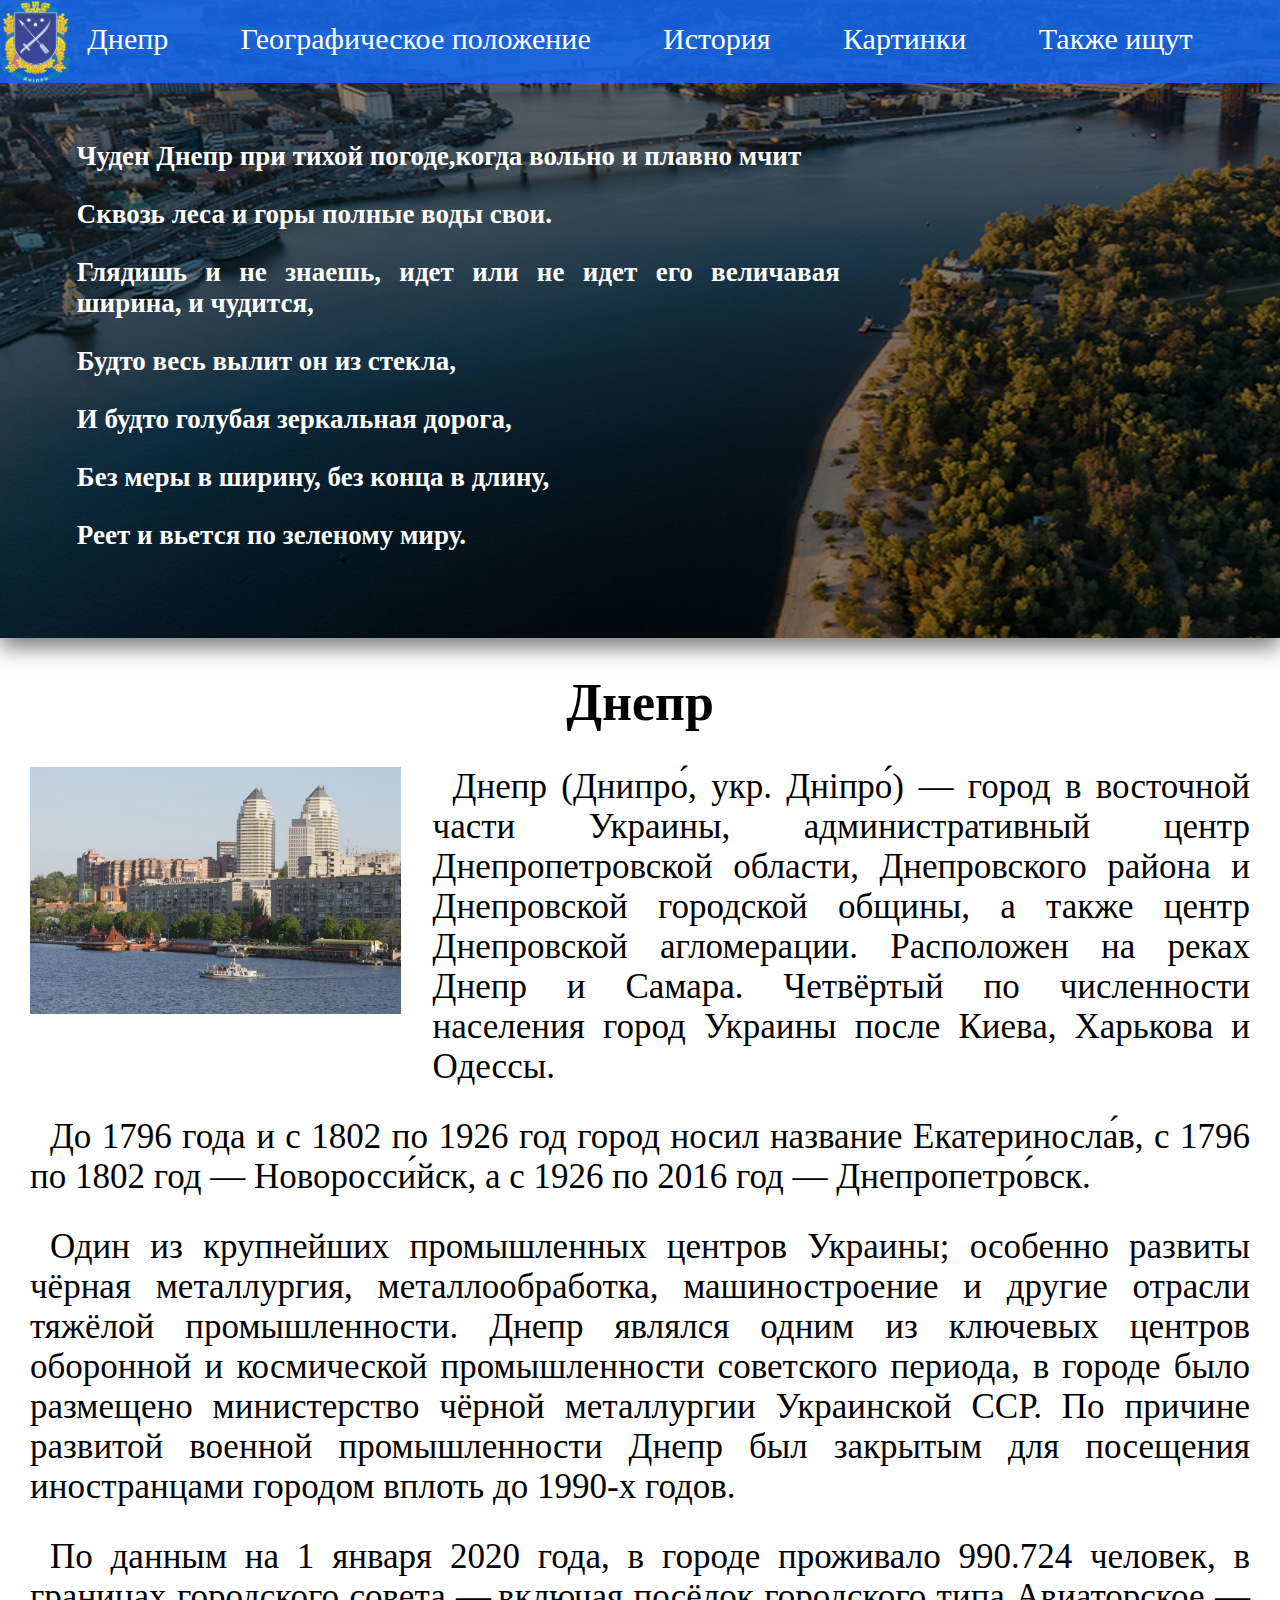
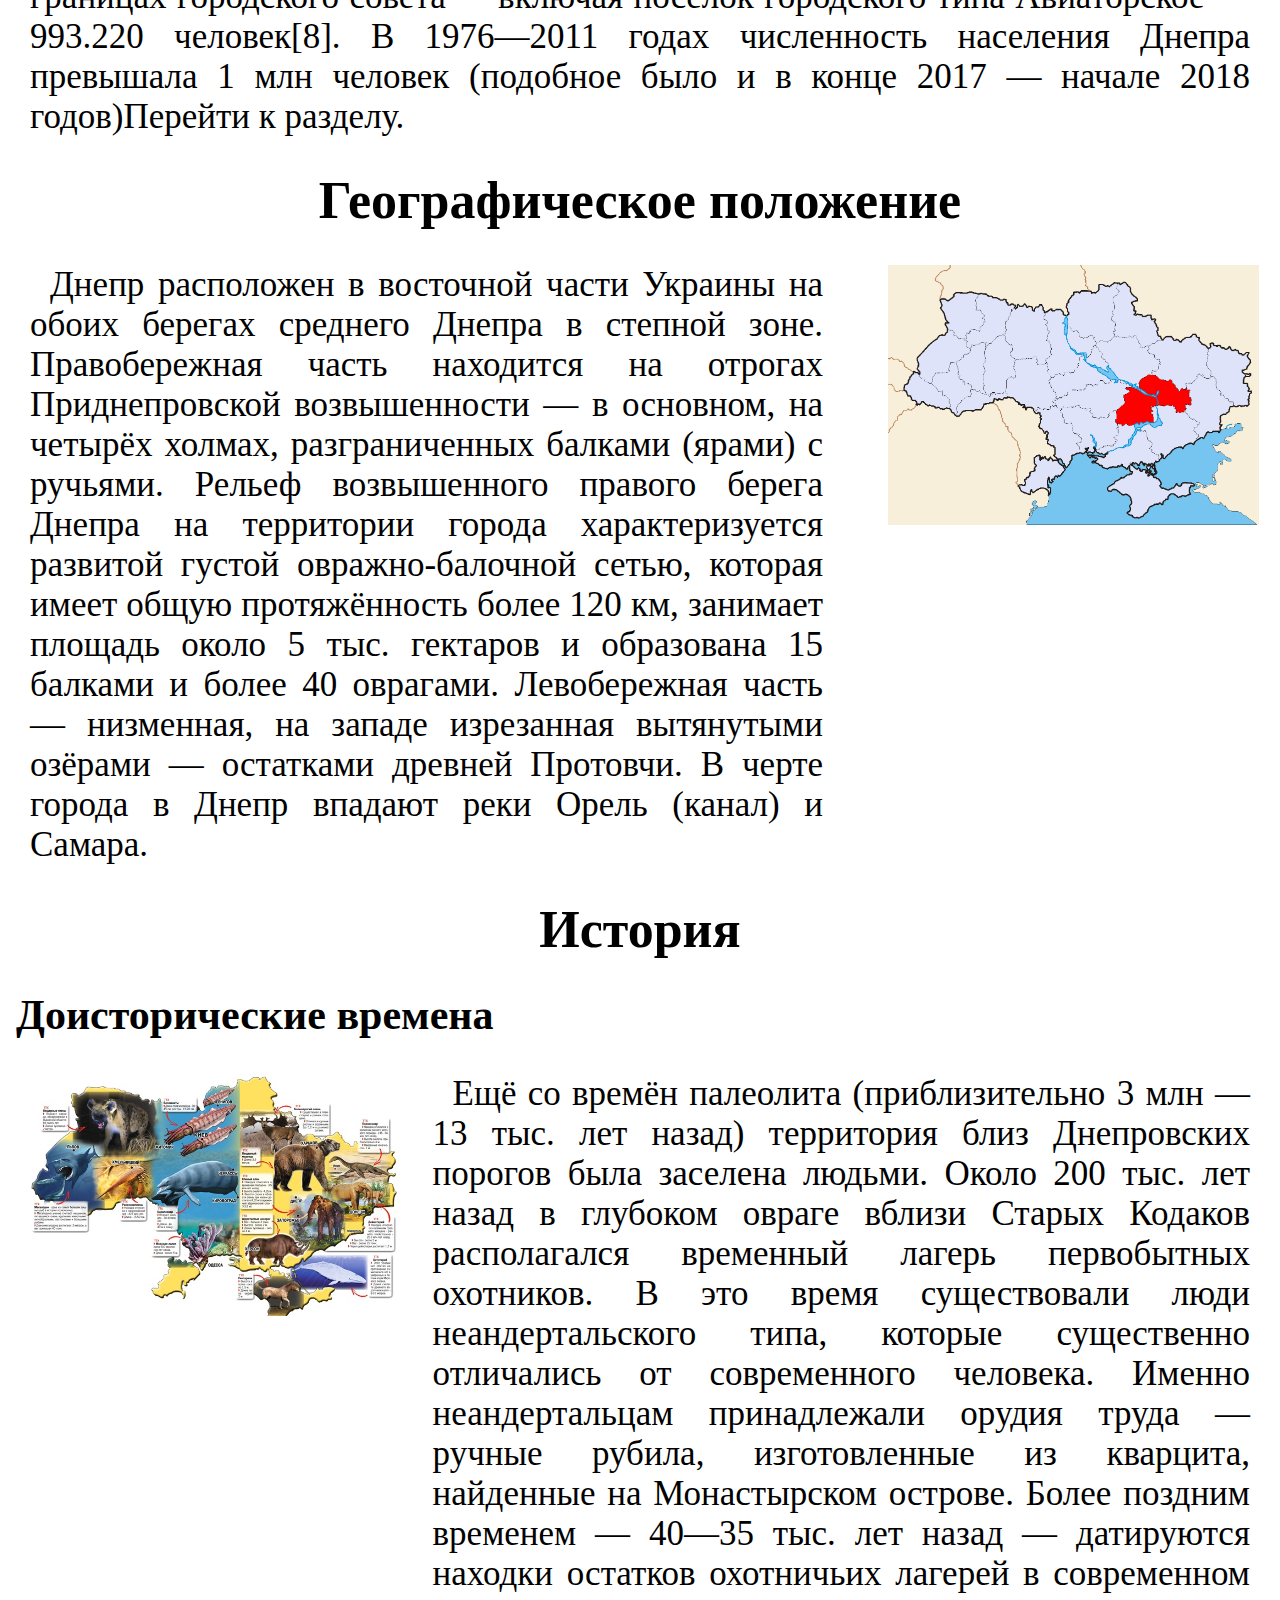
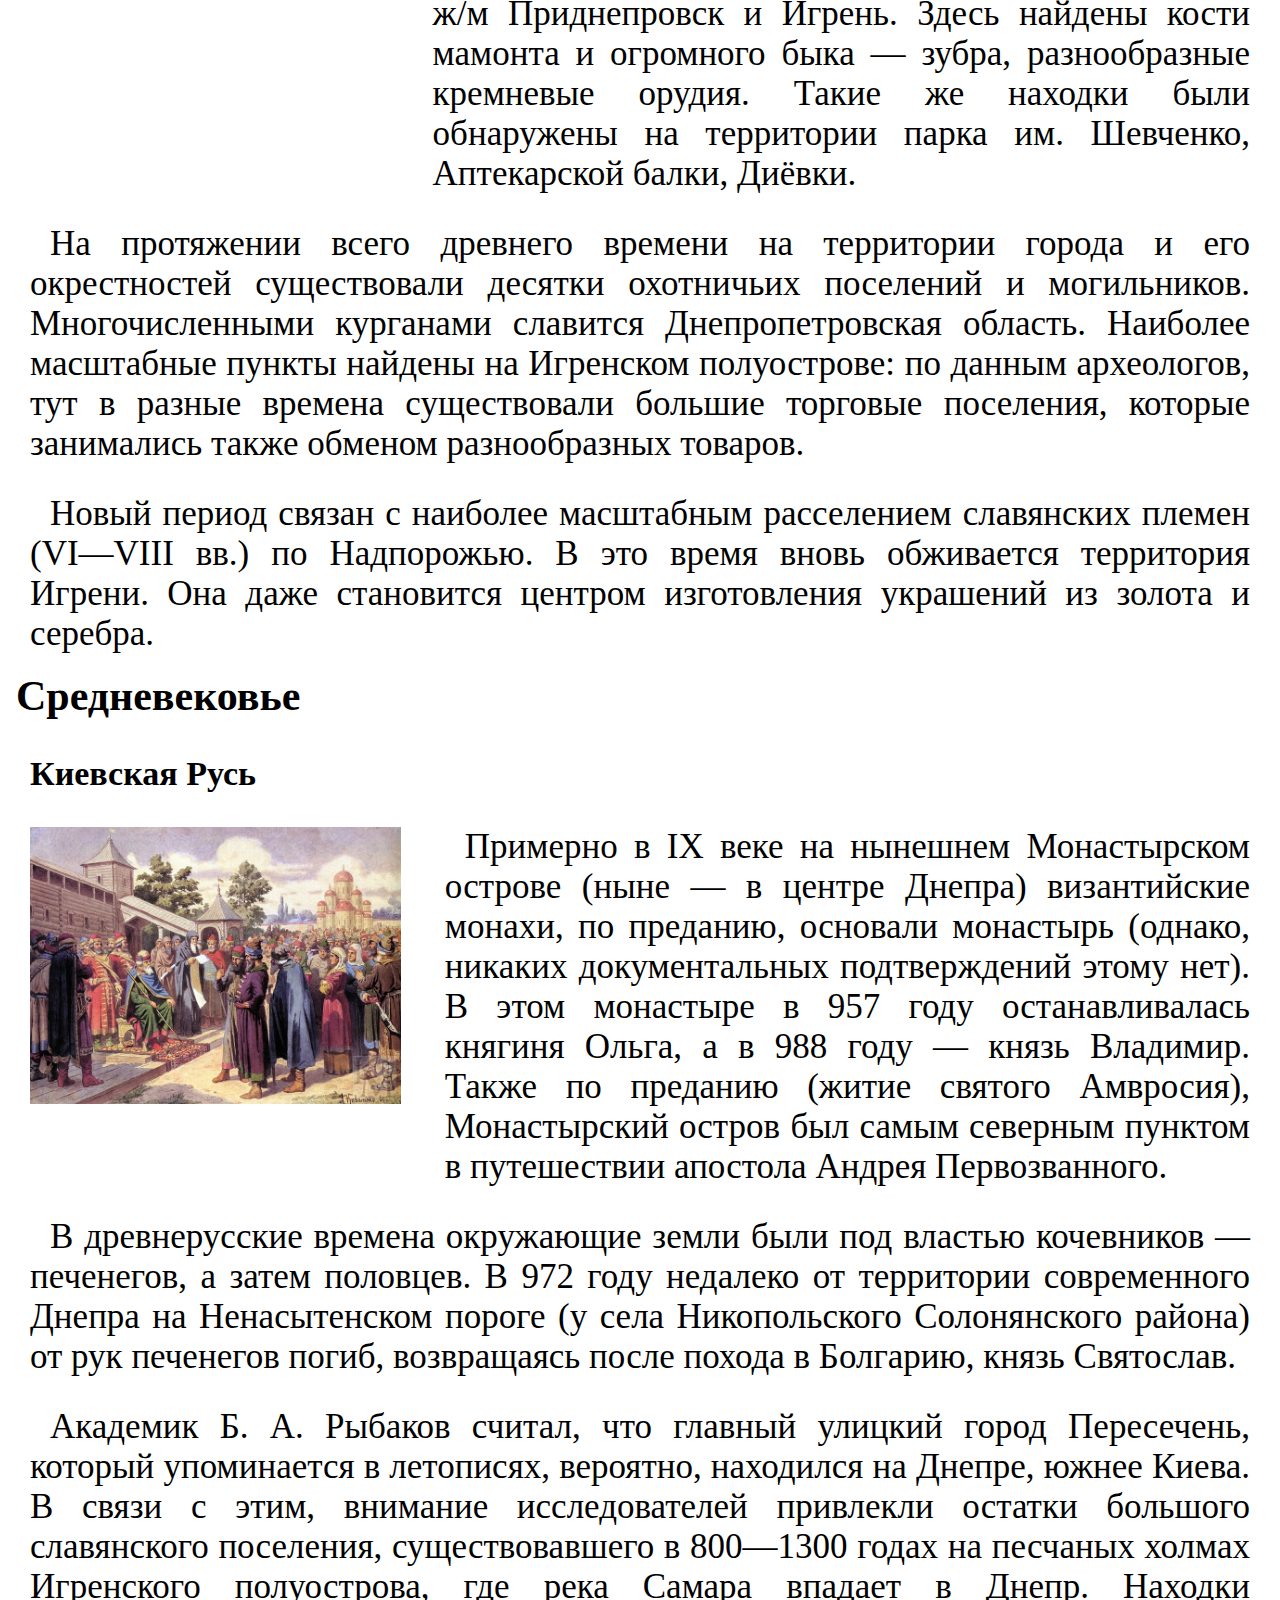
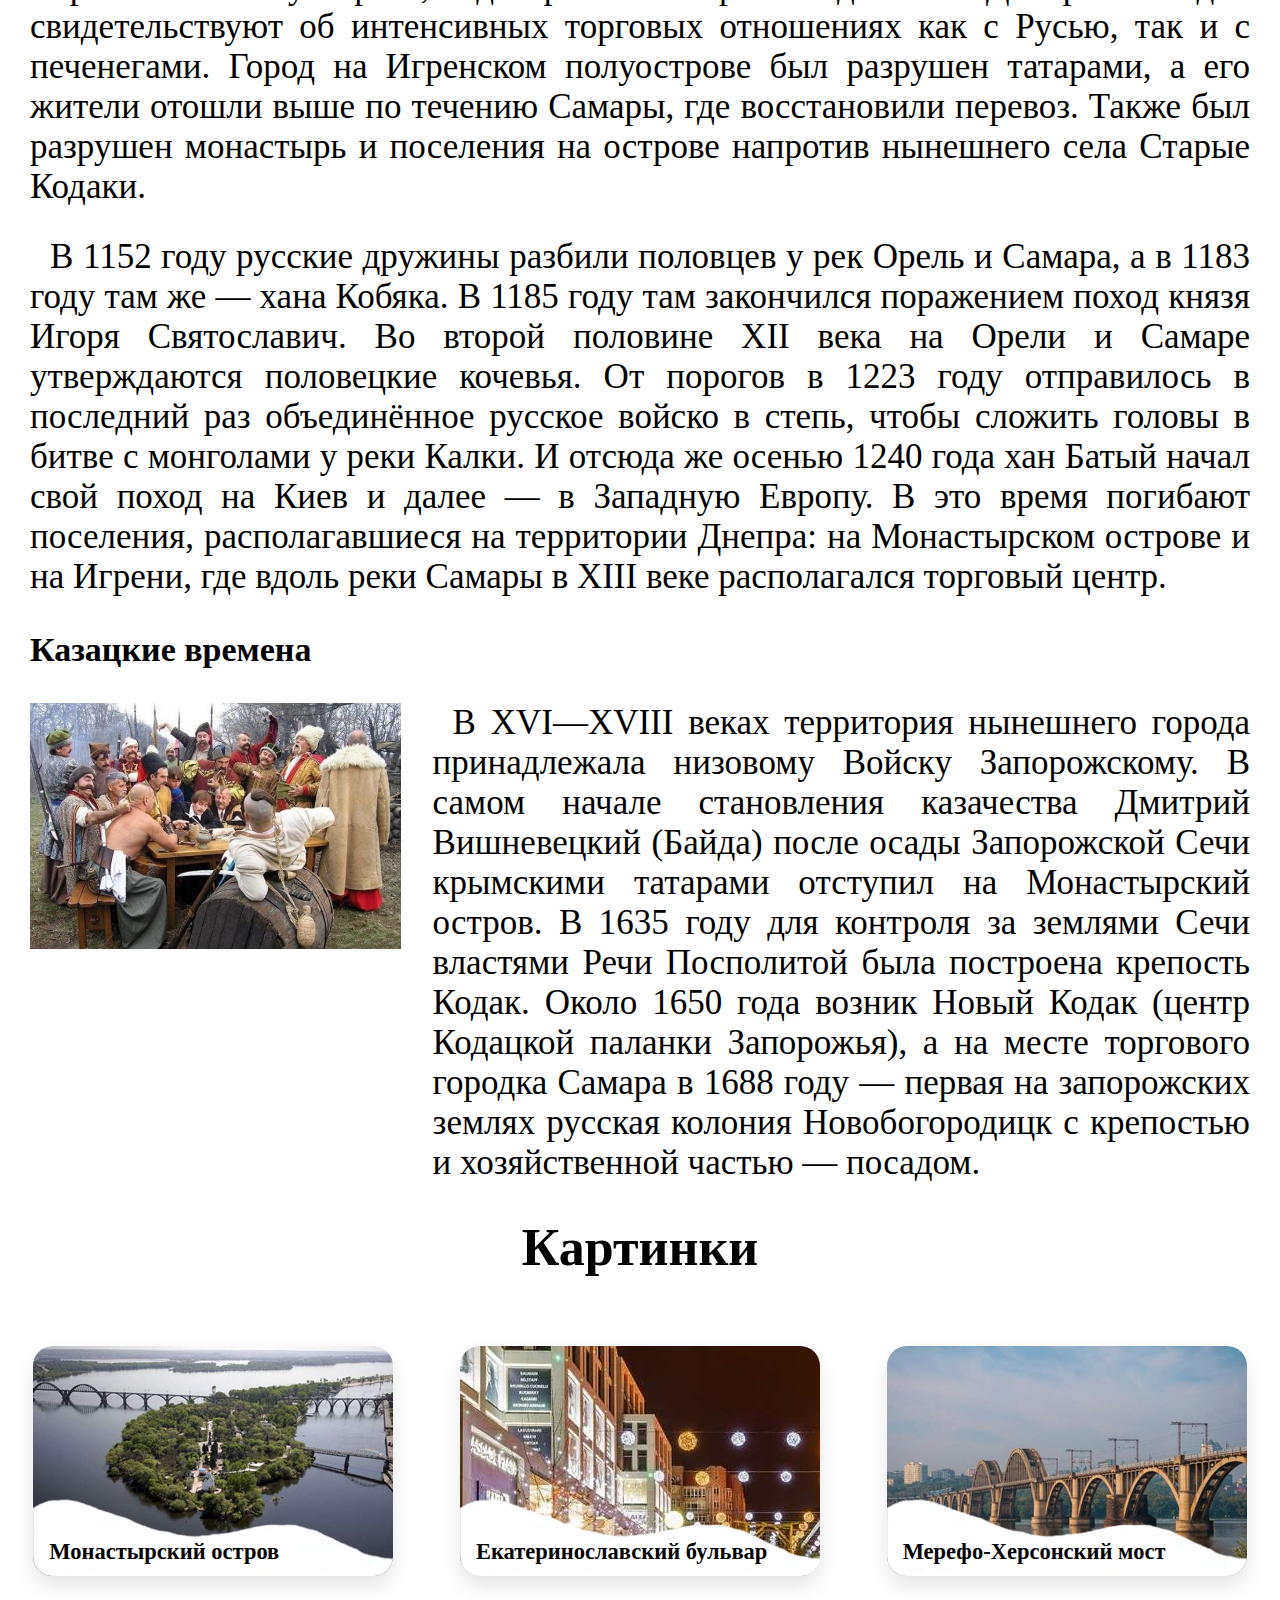
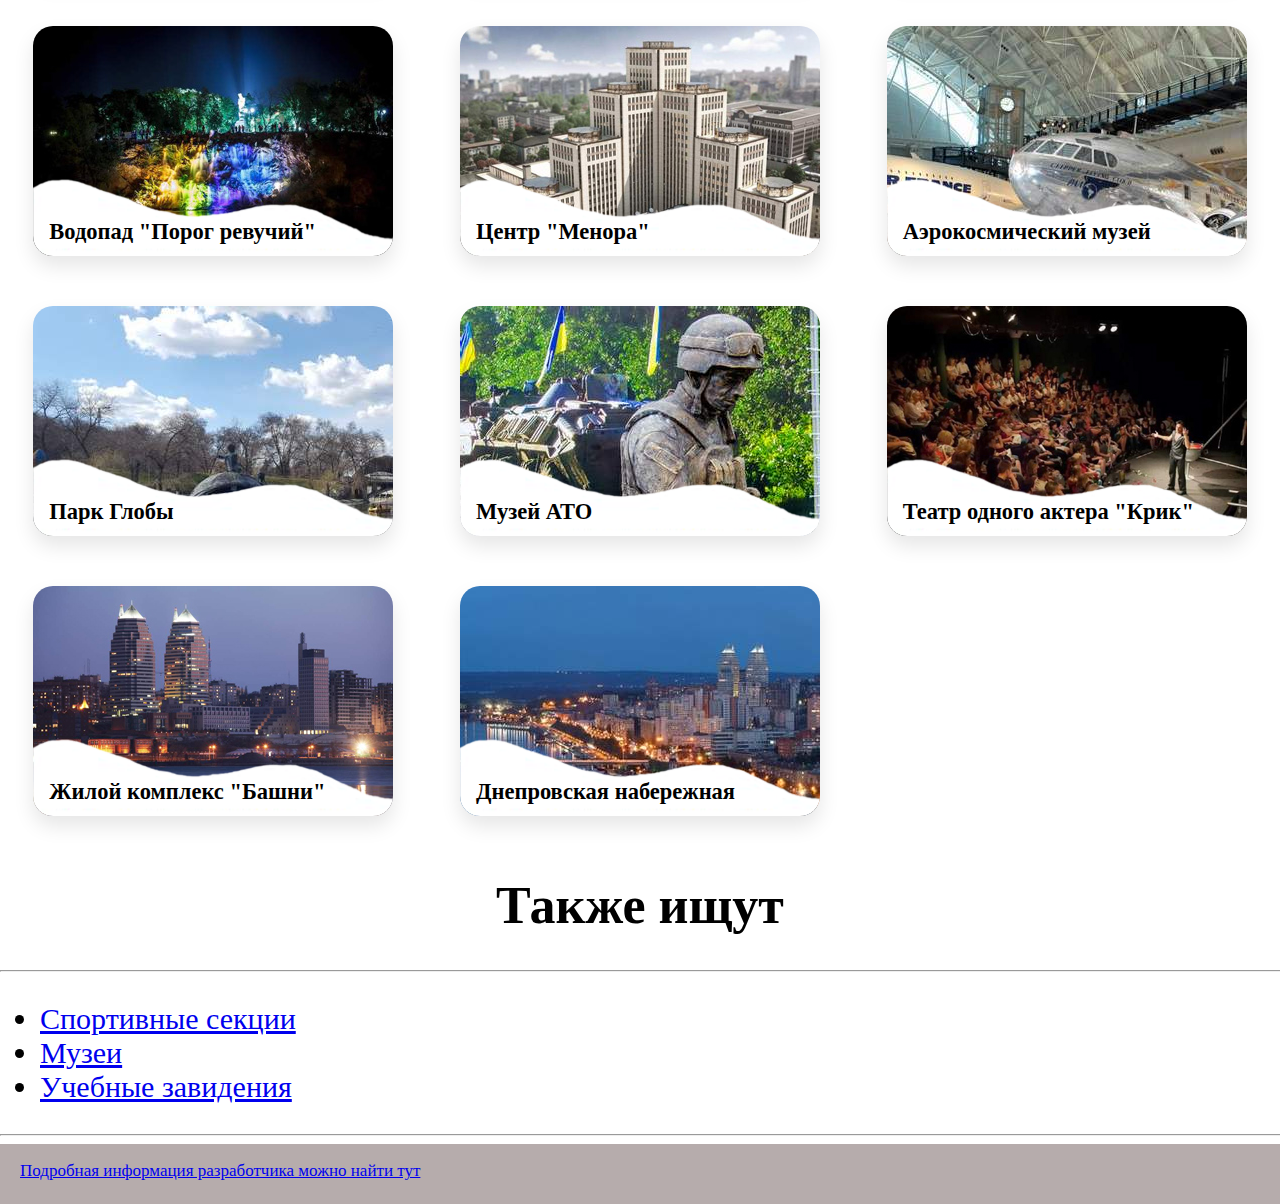
<file: index.html>
<html lang="en">

<head>
    <meta charset="UTF-8">
    <meta name="viewport"
          content="width=device-width, user-scalable=no, initial-scale=1.0, maximum-scale=1.0, minimum-scale=1.0">
    <meta http-equiv="X-UA-Compatible" content="ie=edge">
    <title>Днепр</title>
    <link rel="stylesheet" href="./style3h.css" type="text/css" />
</head>

<body>
    <header>
        <div class="menu">
            <div class="text1">
                <p id='textp'><a href="#dnepr" class="a1">Днепр</a></p>
                <p id='textp1'><a href="#Geografia" class="a1">Географическое положение</a></p>
                <p id='textp'><a href="#histori" class="a1">История</a></p>
                <p id='textp'><a href="#picture" class="a1">Картинки</a></p>
                <p id='textp3'><a href="#tacge" class="a1">Также ищут</a></p>
            </div>
            <img src="./img/Big_Gerb_fin.png" class="img1">
        </div>
        <section>
            <div class="text">
                <p>Чуден Днепр при тихой погоде,когда вольно и плавно мчит</p>
                <p>Сквозь леса и горы полные воды свои.</p>
                <p>Глядишь и не знаешь, идет или не идет его величавая ширина, и чудится,</p>
                <p>Будто весь вылит он из стекла,</p>
                <p>И будто голубая зеркальная дорога,</p>
                <p>Без меры в ширину, без конца в длину,</p>
                <p>Реет и вьется по зеленому миру.</p>
            </div>
        </section>
    </header>
    <main>
        <div name='dnepr'>
            <h1>Днепр</h1>
            <div class="boxx">
                <img src="./img/dnepropetrovsk.jpg" class="img2">
                <div class="p1">Днепр (Днипро́, укр. Дніпро́) — город в восточной части Украины, административный центр Днепропетровской области, Днепровского района и Днепровской городской общины, а также центр Днепровской агломерации. Расположен на реках Днепр и Самара.
                    Четвёртый по численности населения город Украины после Киева, Харькова и Одессы.</div>
                <div>До 1796 года и с 1802 по 1926 год город носил название Екатериносла́в, с 1796 по 1802 год — Новоросси́йск, а с 1926 по 2016 год — Днепропетро́вск.</div>
                <div>Один из крупнейших промышленных центров Украины; особенно развиты чёрная металлургия, металлообработка, машиностроение и другие отрасли тяжёлой промышленности. Днепр являлся одним из ключевых центров оборонной и космической промышленности
                    советского периода, в городе было размещено министерство чёрной металлургии Украинской ССР. По причине развитой военной промышленности Днепр был закрытым для посещения иностранцами городом вплоть до 1990-х годов.</div>
                <div>По данным на 1 января 2020 года, в городе проживало 990.724 человек, в границах городского совета — включая посёлок городского типа Авиаторское — 993.220 человек[8]. В 1976—2011 годах численность населения Днепра превышала 1 млн человек
                    (подобное было и в конце 2017 — начале 2018 годов)Перейти к разделу.</div>
            </div>
        </div>
        <div name='Geografia' class="a2">
            <h1>Географическое положение</h1>
            <div class="boxx">
                <img src="./img/Map_of_Ukraine_political_simple_Oblast_Dnipropetrowsk.png" class="img3">
                <div class="p5">Днепр расположен в восточной части Украины на обоих берегах среднего Днепра в степной зоне. Правобережная часть находится на отрогах Приднепровской возвышенности — в основном, на четырёх холмах, разграниченных балками (ярами) с ручьями.
                    Рельеф возвышенного правого берега Днепра на территории города характеризуется развитой густой овражно-балочной сетью, которая имеет общую протяжённость более 120 км, занимает площадь около 5 тыс. гектаров и образована 15 балками и
                    более 40 оврагами. Левобережная часть — низменная, на западе изрезанная вытянутыми озёрами — остатками древней Протовчи. В черте города в Днепр впадают реки Орель (канал) и Самара.</div>
            </div>
        </div>
        <a name='histori'>
            <h1>История</h1>
            <h2 class="b">Доисторические времена</h2>
            <div class="boxs">
                <img src="./img/24234133 (1).jpg" class="img2b">
                <div class="p6">Ещё со времён палеолита (приблизительно 3 млн — 13 тыс. лет назад) территория близ Днепровских порогов была заселена людьми. Около 200 тыс. лет назад в глубоком овраге вблизи Старых Кодаков располагался временный лагерь первобытных охотников.
                    В это время существовали люди неандертальского типа, которые существенно отличались от современного человека. Именно неандертальцам принадлежали орудия труда — ручные рубила, изготовленные из кварцита, найденные на Монастырском острове.
                    Более поздним временем — 40—35 тыс. лет назад — датируются находки остатков охотничьих лагерей в современном ж/м Приднепровск и Игрень. Здесь найдены кости мамонта и огромного быка — зубра, разнообразные кремневые орудия. Такие же
                    находки были обнаружены на территории парка им. Шевченко, Аптекарской балки, Диёвки.</div>
                <div>На протяжении всего древнего времени на территории города и его окрестностей существовали десятки охотничьих поселений и могильников. Многочисленными курганами славится Днепропетровская область. Наиболее масштабные пункты найдены на Игренском
                    полуострове: по данным археологов, тут в разные времена существовали большие торговые поселения, которые занимались также обменом разнообразных товаров.</div>
                <div>Новый период связан с наиболее масштабным расселением славянских племен (VІ—VІІІ вв.) по Надпорожью. В это время вновь обживается территория Игрени. Она даже становится центром изготовления украшений из золота и серебра.</div>
            </div>

            <h2 class="b1">Средневековье</h2>
            <h3>Киевская Русь</h3>
            <div class="boxn">
                <img src="./img/srednevekovyy_kiev_1.jpg" class="img2">
                <div class="p1">Примерно в IX веке на нынешнем Монастырском острове (ныне — в центре Днепра) византийские монахи, по преданию, основали монастырь (однако, никаких документальных подтверждений этому нет). В этом монастыре в 957 году останавливалась княгиня
                    Ольга, а в 988 году — князь Владимир. Также по преданию (житие святого Амвросия), Монастырский остров был самым северным пунктом в путешествии апостола Андрея Первозванного.</div>
                <div>В древнерусские времена окружающие земли были под властью кочевников — печенегов, а затем половцев. В 972 году недалеко от территории современного Днепра на Ненасытенском пороге (у села Никопольского Солонянского района) от рук печенегов
                    погиб, возвращаясь после похода в Болгарию, князь Святослав.</div>
                <div>Академик Б. А. Рыбаков считал, что главный улицкий город Пересечень, который упоминается в летописях, вероятно, находился на Днепре, южнее Киева. В связи с этим, внимание исследователей привлекли остатки большого славянского поселения,
                    существовавшего в 800—1300 годах на песчаных холмах Игренского полуострова, где река Самара впадает в Днепр. Находки свидетельствуют об интенсивных торговых отношениях как с Русью, так и с печенегами. Город на Игренском полуострове
                    был разрушен татарами, а его жители отошли выше по течению Самары, где восстановили перевоз. Также был разрушен монастырь и поселения на острове напротив нынешнего села Старые Кодаки.</div>
                <div>В 1152 году русские дружины разбили половцев у рек Орель и Самара, а в 1183 году там же — хана Кобяка. В 1185 году там закончился поражением поход князя Игоря Святославич. Во второй половине XII века на Орели и Самаре утверждаются половецкие
                    кочевья. От порогов в 1223 году отправилось в последний раз объединённое русское войско в степь, чтобы сложить головы в битве с монголами у реки Калки. И отсюда же осенью 1240 года хан Батый начал свой поход на Киев и далее — в Западную
                    Европу. В это время погибают поселения, располагавшиеся на территории Днепра: на Монастырском острове и на Игрени, где вдоль реки Самары в XIII веке располагался торговый центр.</div>
            </div>
            <h3>Казацкие времена</h3>
            <div class="boxx">
                <img src="./img/3259a97cda4228c5c8d8b21298673bf8.jpg" class="img2a">
                <div class="p6">В XVI—ХVIII веках территория нынешнего города принадлежала низовому Войску Запорожскому. В самом начале становления казачества Дмитрий Вишневецкий (Байда) после осады Запорожской Сечи крымскими татарами отступил на Монастырский остров.
                    В 1635 году для контроля за землями Сечи властями Речи Посполитой была построена крепость Кодак. Около 1650 года возник Новый Кодак (центр Кодацкой паланки Запорожья), а на месте торгового городка Самара в 1688 году — первая на запорожских
                    землях русская колония Новобогородицк с крепостью и хозяйственной частью — посадом.</div>
            </div>
        </a>
        <div name='picture'>
            <h1>Картинки</h1>
            <section>

                <div class="grid">
                    <div class="box">
                        <div class="images">
                            <br>
                            <h2>Монастырский остров</h2>
                            <p>Самая романтичная и таинственная достопримечательность Днепра – Монастырский остров. Это не просто большой парк или зона отдыха, это необычайная местность, овеянная мифами и легендами, интересная как для взрослых, так и для
                                детей.
                            </p><br><br>
                        </div>
                    </div>
                    <div class="box">
                        <div class="images">
                            <br>
                            <h2>Екатеринославский бульвар</h2>
                            <p>Екатеринославский бульвар в Днепре невозможно обойти стороной. Его открыли в 2004 году, и тогда он стал любимым местом отдыха горожан. Бульвар расположен в самом центре города и является пешеходной зоной. Он переполнен торговыми
                                центрами, кафе, ресторанами, бутиками.</p><br>
                        <br>
                            </div>
                    </div>
                    <div class="box">
                        <div class="images">
                            <br>
                            <h2>Мерефо-Херсонский мост</h2>
                            <p>С набережной открывается вид на один из уникальных памятников архитектуры – Мерефо-Херсонский мост. Его уникальность в том, что это единственный в Европе железнодорожный мост с криволинейной траекторией (то есть с поворотом).
                                Мост называют визитной карточкой Днепра.</p><br>
                        <br>
                            </div>
                    </div>
                    <div class="box">
                        <div class="images">
                            <br>
                            <h2>Водопад "Порог ревучий"</h2>
                            <p>На склонах Монастырского острова в 2013 году искусственно создали уникальную туристическую локацию – водопад "Порог ревучий". Он имеет 17 метров высоты и почти 20 ширины и спадает, переливаясь на солнце, отвесными скалами в
                                Днепр.
                            </p><br><br>
                        </div>
                    </div>
                    <div class="box">
                        <div class="images">
                            <br>
                            <h2>Центр "Менора"</h2>
                            <p>Центр "Менора" в Днепре – крупнейший в мире еврейский комплекс. Он состоит из семи башен, самая высокая из которых достигает 77 метров. Вместе они символизируют Храмовый семисвечник – символ народа израилева.</p><br>
                        <br><br>
                        </div>
                    </div>
                    <div class="box">
                        <div class="images">
                            <br>
                            <h2>Аэрокосмический музей</h2>
                            <p>Днепр уже давно называют космической столицей Украины. Поэтому, будучи в городе, обязательно посетите Национальный аэрокосмический музей (Национальный центр аэрокосмического образования молодежи имени Макарова).</p><br>
                       <br><br>
                        </div>
                    </div>
                    <div class="box">
                        <div class="images">
                            <br>
                            <h2>Парк Глобы</h2>
                            <p>Еще одно место уютного отдыха и прогулок в Днепре – парк имени Лазаря Глобы. Он является одним из старейших в городе, и жители приходят сюда, чтобы отдохнуть от быстрого темпа жизни города.</p><br>
                            <br><br>
                        </div>
                    </div>
                    <div class="box">
                        <div class="images">
                            <br>
                            <h2>Музей АТО</h2>
                            <p>Днепр расположен вблизи Донбасса, где пятый год идет российско-украинская война. Именно его госпитали чаще всего принимают на лечение раненых украинских военных. Днепр стал своеобразным блок-постом между Донбассом и остальными
                                регионами мирной Украины.
                            </p>
                            <br>
                            <br>
                        </div>
                    </div>
                    <div class="box">
                        <div class="images">
                            <br>
                            <h2>Театр одного актера "Крик"</h2>
                            <p>В нем актером и режиссером, сценаристом и гримером, художником и костюмером, музыкальным редактором и сценографом является один человек – заслуженный артист Украины, лауреат многочисленных премий Михаил Мельник.</p><br>
                        <br><br>
                        </div>
                    </div>
                    <div class="box">
                        <div class="images">
                            <br>
                            <h2>Жилой комплекс "Башни"</h2>
                            <p>30-этажные жилые башни-небоскребы в Днепре являются не только знаменитой застройкой, но и настоящей визитной карточкой мегаполиса. Башни-близнецы являются составной частью архитектурного ансамбля Крутогорный.</p><br>
                        <br><br>
                        </div>
                    </div>
                    <div class="box">
                        <div class="images">
                            <br>
                            <h2>Днепровская набережная</h2>
                            <p>Гордость Днепра – набережная одноименной реки. Она является самой длинной в Европе, ведь простирается почти на 30 километров. Набережную смело называют самым красивым местом Днепра.</p><br><br>
                        <br><br>
                        </div>
                    </div>
                </div>
            </section>

            </div>
        </div>
        <div name='tacge'>
            <h1>Также ищут</h1>
            <hr>
            <ul>
                <li><a href="./sport.html">Спортивные секции</a></li>
                <li><a href="./muzey.html">Музеи</a></li>
                <li><a href="./Univer.html">Учебные завидения</a></li>
            </ul>
            <hr>
        </div>
        <a href="./I me.html" class="a3">
            <p class="p9">Подробная информация разработчика можно найти тут</p>
        </a>
    </main>
<script src="Untitled-1.js"><script/>
</body>

</html>
</file>
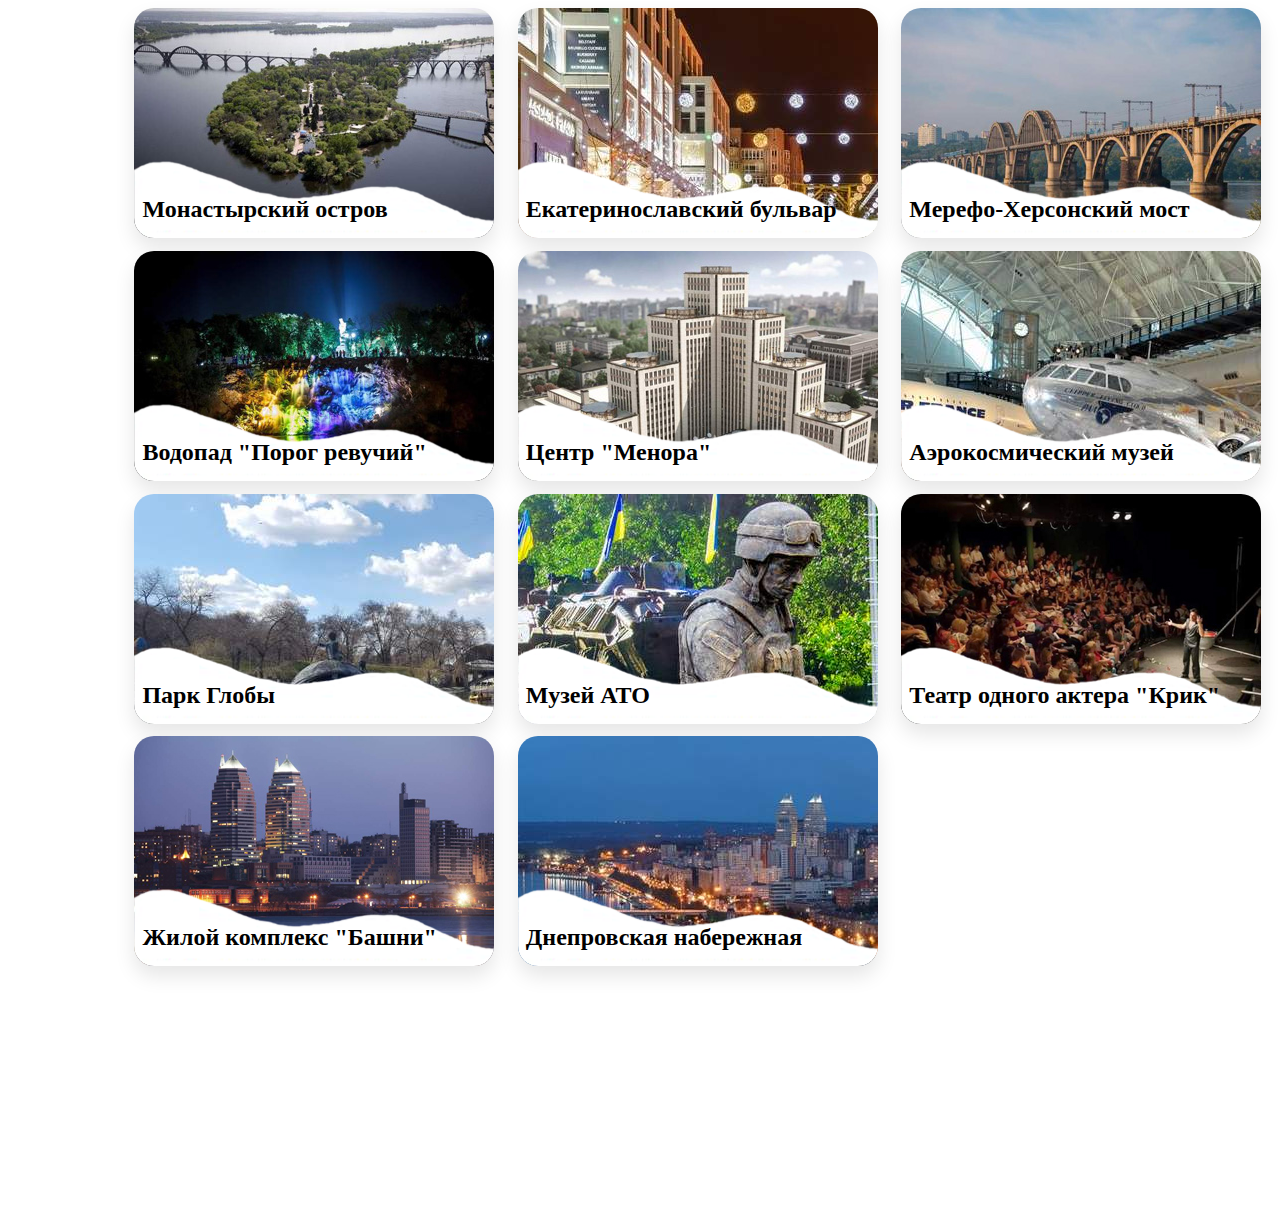
<file: grid.html>
<!doctype html>
<title>Example</title>
<style>
    #grid {
        display: grid;
        grid-template-rows: 1fr 1fr 1fr 1fr 1fr;
        grid-template-columns: 1fr 1fr 1fr;
        grid-gap: 1vw;
        margin-left: 10%;
    }
    
    #grid>.cartinca1 {
        width: 360px;
        height: 230px;
        background-image: url(./img/image.jpg);
        overflow-y: hidden;
        border-radius: 20px;
        box-shadow: 0 10px 20px 0 rgba(0, 0, 0, 0.10);
    }
    
    #grid>.cartinca2 {
        width: 360px;
        height: 230px;
        background-image: url(./img/image\ \(1\).jpg);
        overflow-y: hidden;
        border-radius: 20px;
        box-shadow: 0 10px 20px 0 rgba(0, 0, 0, 0.10);
    }
    
    #grid>.cartinca3 {
        width: 360px;
        height: 230px;
        background-image: url(./img/image\ \(2\).jpg);
        overflow-y: hidden;
        border-radius: 20px;
        box-shadow: 0 10px 20px 0 rgba(0, 0, 0, 0.10);
    }
    
    #grid>.cartinca4 {
        width: 360px;
        height: 230px;
        background-image: url(./img/image\ \(3\).jpg);
        overflow-y: hidden;
        border-radius: 20px;
        box-shadow: 0 10px 20px 0 rgba(0, 0, 0, 0.10);
    }
    
    #grid>.cartinca5 {
        width: 360px;
        height: 230px;
        background-image: url(./img/image\ \(4\).jpg);
        overflow-y: hidden;
        border-radius: 20px;
        box-shadow: 0 10px 20px 0 rgba(0, 0, 0, 0.10);
    }
    
    #grid>.cartinca6 {
        width: 360px;
        height: 230px;
        background-image: url(./img/image\ \(5\).jpg);
        overflow-y: hidden;
        border-radius: 20px;
        box-shadow: 0 10px 20px 0 rgba(0, 0, 0, 0.10);
    }
    
    #grid>.cartinca7 {
        width: 360px;
        height: 230px;
        background-image: url(./img/image\ \(6\).jpg);
        overflow-y: hidden;
        border-radius: 20px;
        box-shadow: 0 10px 20px 0 rgba(0, 0, 0, 0.10);
    }
    
    #grid>.cartinca8 {
        width: 360px;
        height: 230px;
        background-image: url(./img/image\ \(8\).jpg);
        overflow-y: hidden;
        border-radius: 20px;
        box-shadow: 0 10px 20px 0 rgba(0, 0, 0, 0.10);
    }
    
    #grid>.cartinca9 {
        width: 360px;
        height: 230px;
        background-image: url(./img/image\ \(9\).jpg);
        overflow-y: hidden;
        border-radius: 20px;
        box-shadow: 0 10px 20px 0 rgba(0, 0, 0, 0.10);
    }
    
    #grid>.cartinca10 {
        width: 360px;
        height: 230px;
        background-image: url(./img/image\ \(10\).jpg);
        overflow-y: hidden;
        border-radius: 20px;
        box-shadow: 0 10px 20px 0 rgba(0, 0, 0, 0.10);
    }
    
    #grid>.cartinca11 {
        width: 360px;
        height: 230px;
        background-image: url(./img/image\ \(11\).jpg);
        overflow-y: hidden;
        border-radius: 20px;
        box-shadow: 0 10px 20px 0 rgba(0, 0, 0, 0.10);
    }
    
    .fontext1 {
        height: fit-content;
        margin-top: 150px;
        background-image: url(./img/22.png);
        transition: all 2s ease;
        padding: 0px 8px;
    }
    
    .cartinca11:hover .fontext1 {
        margin-top: 30px;
    }
    
    .cartinca10:hover .fontext1 {
        margin-top: 30px;
    }
    
    .cartinca9:hover .fontext1 {
        margin-top: 30px;
    }
    
    .cartinca8:hover .fontext1 {
        margin-top: 30px;
    }
    
    .cartinca7:hover .fontext1 {
        margin-top: 30px;
    }
    
    .cartinca6:hover .fontext1 {
        margin-top: 30px;
    }
    
    .cartinca5:hover .fontext1 {
        margin-top: 30px;
    }
    
    .cartinca4:hover .fontext1 {
        margin-top: 30px;
    }
    
    .cartinca3:hover .fontext1 {
        margin-top: 30px;
    }
    
    .cartinca2:hover .fontext1 {
        margin-top: 30px;
    }
    
    .cartinca1:hover .fontext1 {
        margin-top: 30px;
    }
</style>
<div id="grid">
    <div class="cartinca1">
        <div class="fontext1">
            <br>
            <h2>Монастырский остров</h2>
            <p>Самая романтичная и таинственная достопримечательность Днепра – Монастырский остров. Это не просто большой парк или зона отдыха, это необычайная местность, овеянная мифами и легендами, интересная как для взрослых, так и для детей.</p>
        </div>
    </div>
    <div class="cartinca2">
        <div class="fontext1">
            <br>
            <h2>Екатеринославский бульвар</h2>
            <p>Екатеринославский бульвар в Днепре невозможно обойти стороной. Его открыли в 2004 году, и тогда он стал любимым местом отдыха горожан. Бульвар расположен в самом центре города и является пешеходной зоной. Он переполнен торговыми центрами,
                кафе, ресторанами, бутиками.</p>
        </div>
    </div>
    <div class="cartinca3">
        <div class="fontext1">
            <br>
            <h2>Мерефо-Херсонский мост</h2>
            <p>С набережной открывается вид на один из уникальных памятников архитектуры – Мерефо-Херсонский мост. Его уникальность в том, что это единственный в Европе железнодорожный мост с криволинейной траекторией (то есть с поворотом). Мост называют
                визитной карточкой Днепра.</p>
        </div>
    </div>
    <div class="cartinca4">
        <div class="fontext1">
            <br>
            <h2>Водопад "Порог ревучий"</h2>
            <p>На склонах Монастырского острова в 2013 году искусственно создали уникальную туристическую локацию – водопад "Порог ревучий". Он имеет 17 метров высоты и почти 20 ширины и спадает, переливаясь на солнце, отвесными скалами в Днепр.</p><br>
        </div>
    </div>
    <div class="cartinca5">
        <div class="fontext1">
            <br>
            <h2>Центр "Менора"</h2>
            <p>Центр "Менора" в Днепре – крупнейший в мире еврейский комплекс. Он состоит из семи башен, самая высокая из которых достигает 77 метров. Вместе они символизируют Храмовый семисвечник – символ народа израилева.</p><br>
        </div>
    </div>
    <div class="cartinca6">
        <div class="fontext1">
            <br>
            <h2>Аэрокосмический музей</h2>
            <p>Днепр уже давно называют космической столицей Украины. Поэтому, будучи в городе, обязательно посетите Национальный аэрокосмический музей (Национальный центр аэрокосмического образования молодежи имени Макарова).</p><br>
        </div>
    </div>
    <div class="cartinca7">
        <div class="fontext1">
            <br>
            <h2>Парк Глобы</h2>
            <p>Еще одно место уютного отдыха и прогулок в Днепре – парк имени Лазаря Глобы. Он является одним из старейших в городе, и жители приходят сюда, чтобы отдохнуть от быстрого темпа жизни города.</p><br>
        </div>
    </div>
    <div class="cartinca8">
        <div class="fontext1">
            <br>
            <h2>Музей АТО</h2>
            <p>Днепр расположен вблизи Донбасса, где пятый год идет российско-украинская война. Именно его госпитали чаще всего принимают на лечение раненых украинских военных. Днепр стал своеобразным блок-постом между Донбассом и остальными регионами мирной
                Украины.
            </p>
        </div>
    </div>
    <div class="cartinca9">
        <div class="fontext1">
            <br>
            <h2>Театр одного актера "Крик"</h2>
            <p>В нем актером и режиссером, сценаристом и гримером, художником и костюмером, музыкальным редактором и сценографом является один человек – заслуженный артист Украины, лауреат многочисленных премий Михаил Мельник.</p><br>
        </div>
    </div>
    <div class="cartinca10">
        <div class="fontext1">
            <br>
            <h2>Жилой комплекс "Башни"</h2>
            <p>30-этажные жилые башни-небоскребы в Днепре являются не только знаменитой застройкой, но и настоящей визитной карточкой мегаполиса. Башни-близнецы являются составной частью архитектурного ансамбля Крутогорный.</p><br>
        </div>
    </div>
    <div class="cartinca11">
        <div class="fontext1">
            <br>
            <h2>Днепровская набережная</h2>
            <p>Гордость Днепра – набережная одноименной реки. Она является самой длинной в Европе, ведь простирается почти на 30 километров. Набережную смело называют самым красивым местом Днепра.</p><br><br>
        </div>
    </div>
</div>
</file>
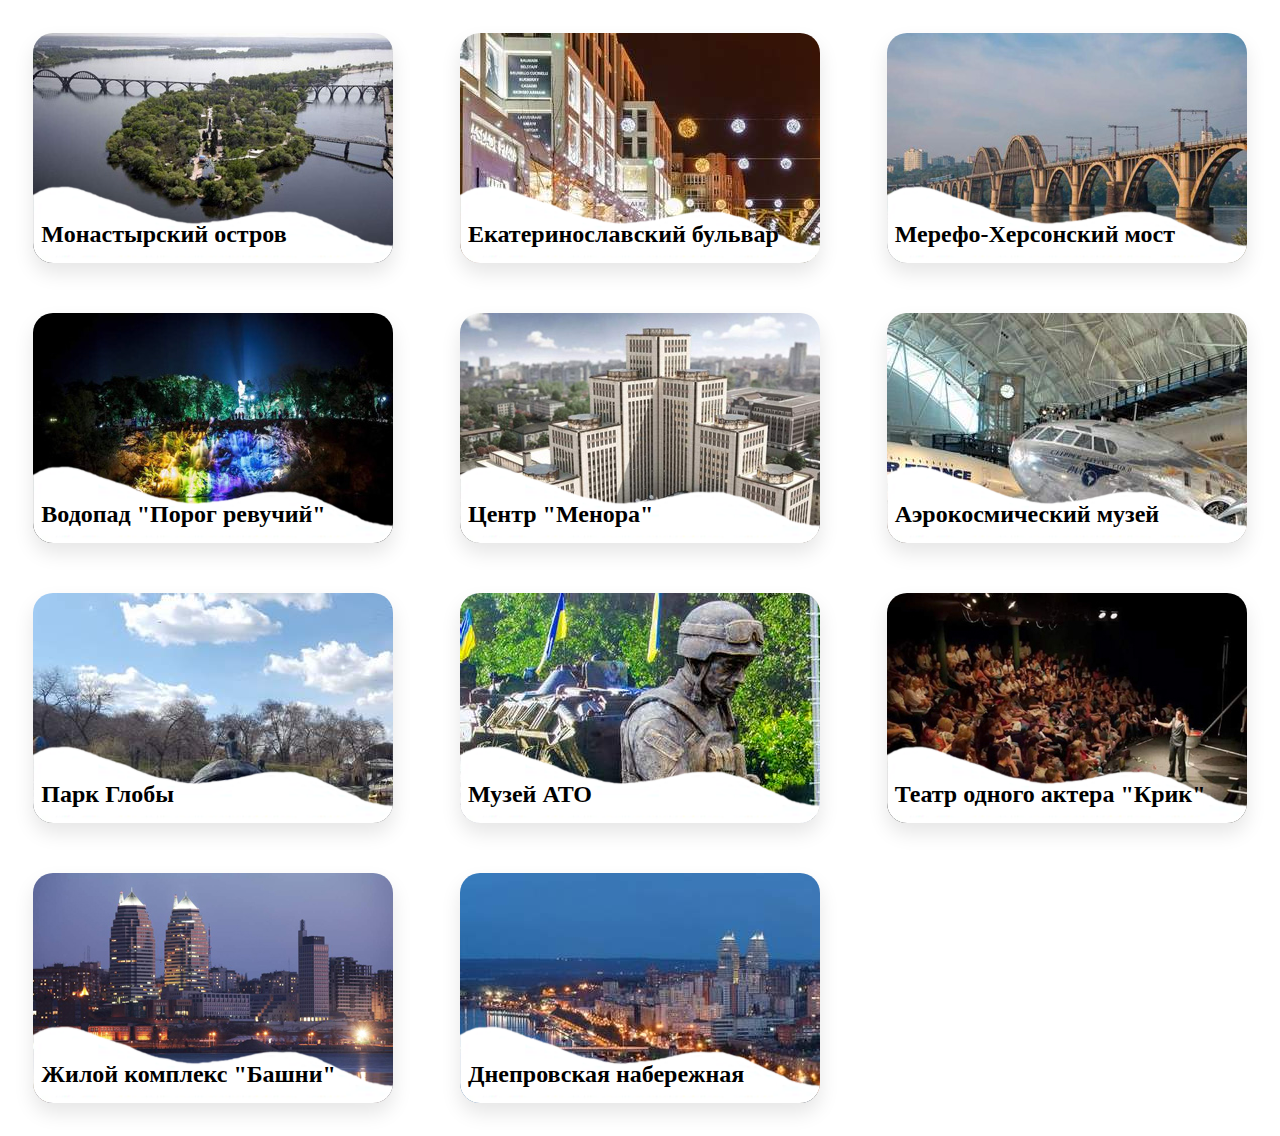
<file: grid2.html>
<!doctype html>
<title>Example</title>
<style>
    .grid {
        display: grid;
        grid-template-columns: repeat(3, 1fr);
        grid-gap: 50px;
        width: 100%;
        margin: 0 auto;
        padding: 25px 0;
        max-width: calc( 360px * 3 + 50px * 3);
    }
    
    .grid > .box {
        width: 360px;
        height: 230px;
        overflow-y: hidden;
        border-radius: 20px;
        box-shadow: 0 10px 20px 0 rgba(0, 0, 0, 0.10);
        margin: auto;
    }

    .box:nth-of-type(1) {
        background-image: url(./img/image.jpg);
    }
    .box:nth-of-type(2) {
        background-image: url(./img/image\ \(1\).jpg);
    }
    .box:nth-of-type(3) {
        background-image: url(./img/image\ \(2\).jpg);
    }
    .box:nth-of-type(4) {
        background-image: url(./img/image\ \(3\).jpg);
    }
    .box:nth-of-type(5) {
        background-image: url(./img/image\ \(4\).jpg);
    }
    .box:nth-of-type(6) {
        background-image: url(./img/image\ \(5\).jpg);
    }
    .box:nth-of-type(7) {
        background-image: url(./img/image\ \(6\).jpg);
    }
    .box:nth-of-type(8) {
        background-image: url(./img/image\ \(8\).jpg);
    }
    .box:nth-of-type(9) {
        background-image: url(./img/image\ \(9\).jpg);
    }
    .box:nth-of-type(10) {
        background-image: url(./img/image\ \(10\).jpg);
    }
    .box:nth-of-type(11){
        background-image: url(./img/image\ \(11\).jpg);
    }
    
    .images {
        height: fit-content;
        margin-top: 150px;
        background-image: url(./img/22.png);
        transition: all 2s ease;
        padding: 0px 8px;
    }

    .box:hover .images {
        margin-top: 30px;
    }

    @media (max-width: 1240px) {
        .grid {
            grid-template-columns: repeat(2, 1fr);
            max-width: 100%;
        }
    }

    @media (max-width: 800px) {
        .grid {
            grid-template-columns: 1fr;
        }
    }
</style>
<section>

<div class="grid">
    <div class="box">
        <div class="images">
            <br>
            <h2>Монастырский остров</h2>
            <p>Самая романтичная и таинственная достопримечательность Днепра – Монастырский остров. Это не просто большой парк или зона отдыха, это необычайная местность, овеянная мифами и легендами, интересная как для взрослых, так и для детей.</p>
        </div>
    </div>
    <div class="box">
        <div class="images">
            <br>
            <h2>Екатеринославский бульвар</h2>
            <p>Екатеринославский бульвар в Днепре невозможно обойти стороной. Его открыли в 2004 году, и тогда он стал любимым местом отдыха горожан. Бульвар расположен в самом центре города и является пешеходной зоной. Он переполнен торговыми центрами,
                кафе, ресторанами, бутиками.</p>
        </div>
    </div>
    <div class="box">
        <div class="images">
            <br>
            <h2>Мерефо-Херсонский мост</h2>
            <p>С набережной открывается вид на один из уникальных памятников архитектуры – Мерефо-Херсонский мост. Его уникальность в том, что это единственный в Европе железнодорожный мост с криволинейной траекторией (то есть с поворотом). Мост называют
                визитной карточкой Днепра.</p>
        </div>
    </div>
    <div class="box">
        <div class="images">
            <br>
            <h2>Водопад "Порог ревучий"</h2>
            <p>На склонах Монастырского острова в 2013 году искусственно создали уникальную туристическую локацию – водопад "Порог ревучий". Он имеет 17 метров высоты и почти 20 ширины и спадает, переливаясь на солнце, отвесными скалами в Днепр.</p><br>
        </div>
    </div>
    <div class="box">
        <div class="images">
            <br>
            <h2>Центр "Менора"</h2>
            <p>Центр "Менора" в Днепре – крупнейший в мире еврейский комплекс. Он состоит из семи башен, самая высокая из которых достигает 77 метров. Вместе они символизируют Храмовый семисвечник – символ народа израилева.</p><br>
        </div>
    </div>
    <div class="box">
        <div class="images">
            <br>
            <h2>Аэрокосмический музей</h2>
            <p>Днепр уже давно называют космической столицей Украины. Поэтому, будучи в городе, обязательно посетите Национальный аэрокосмический музей (Национальный центр аэрокосмического образования молодежи имени Макарова).</p><br>
        </div>
    </div>
    <div class="box">
        <div class="images">
            <br>
            <h2>Парк Глобы</h2>
            <p>Еще одно место уютного отдыха и прогулок в Днепре – парк имени Лазаря Глобы. Он является одним из старейших в городе, и жители приходят сюда, чтобы отдохнуть от быстрого темпа жизни города.</p><br>
        </div>
    </div>
    <div class="box">
        <div class="images">
            <br>
            <h2>Музей АТО</h2>
            <p>Днепр расположен вблизи Донбасса, где пятый год идет российско-украинская война. Именно его госпитали чаще всего принимают на лечение раненых украинских военных. Днепр стал своеобразным блок-постом между Донбассом и остальными регионами мирной
                Украины.
            </p>
        </div>
    </div>
    <div class="box">
        <div class="images">
            <br>
            <h2>Театр одного актера "Крик"</h2>
            <p>В нем актером и режиссером, сценаристом и гримером, художником и костюмером, музыкальным редактором и сценографом является один человек – заслуженный артист Украины, лауреат многочисленных премий Михаил Мельник.</p><br>
        </div>
    </div>
    <div class="box">
        <div class="images">
            <br>
            <h2>Жилой комплекс "Башни"</h2>
            <p>30-этажные жилые башни-небоскребы в Днепре являются не только знаменитой застройкой, но и настоящей визитной карточкой мегаполиса. Башни-близнецы являются составной частью архитектурного ансамбля Крутогорный.</p><br>
        </div>
    </div>
    <div class="box">
        <div class="images">
            <br>
            <h2>Днепровская набережная</h2>
            <p>Гордость Днепра – набережная одноименной реки. Она является самой длинной в Европе, ведь простирается почти на 30 километров. Набережную смело называют самым красивым местом Днепра.</p><br><br>
        </div>
    </div>
</div>
</section>
</file>
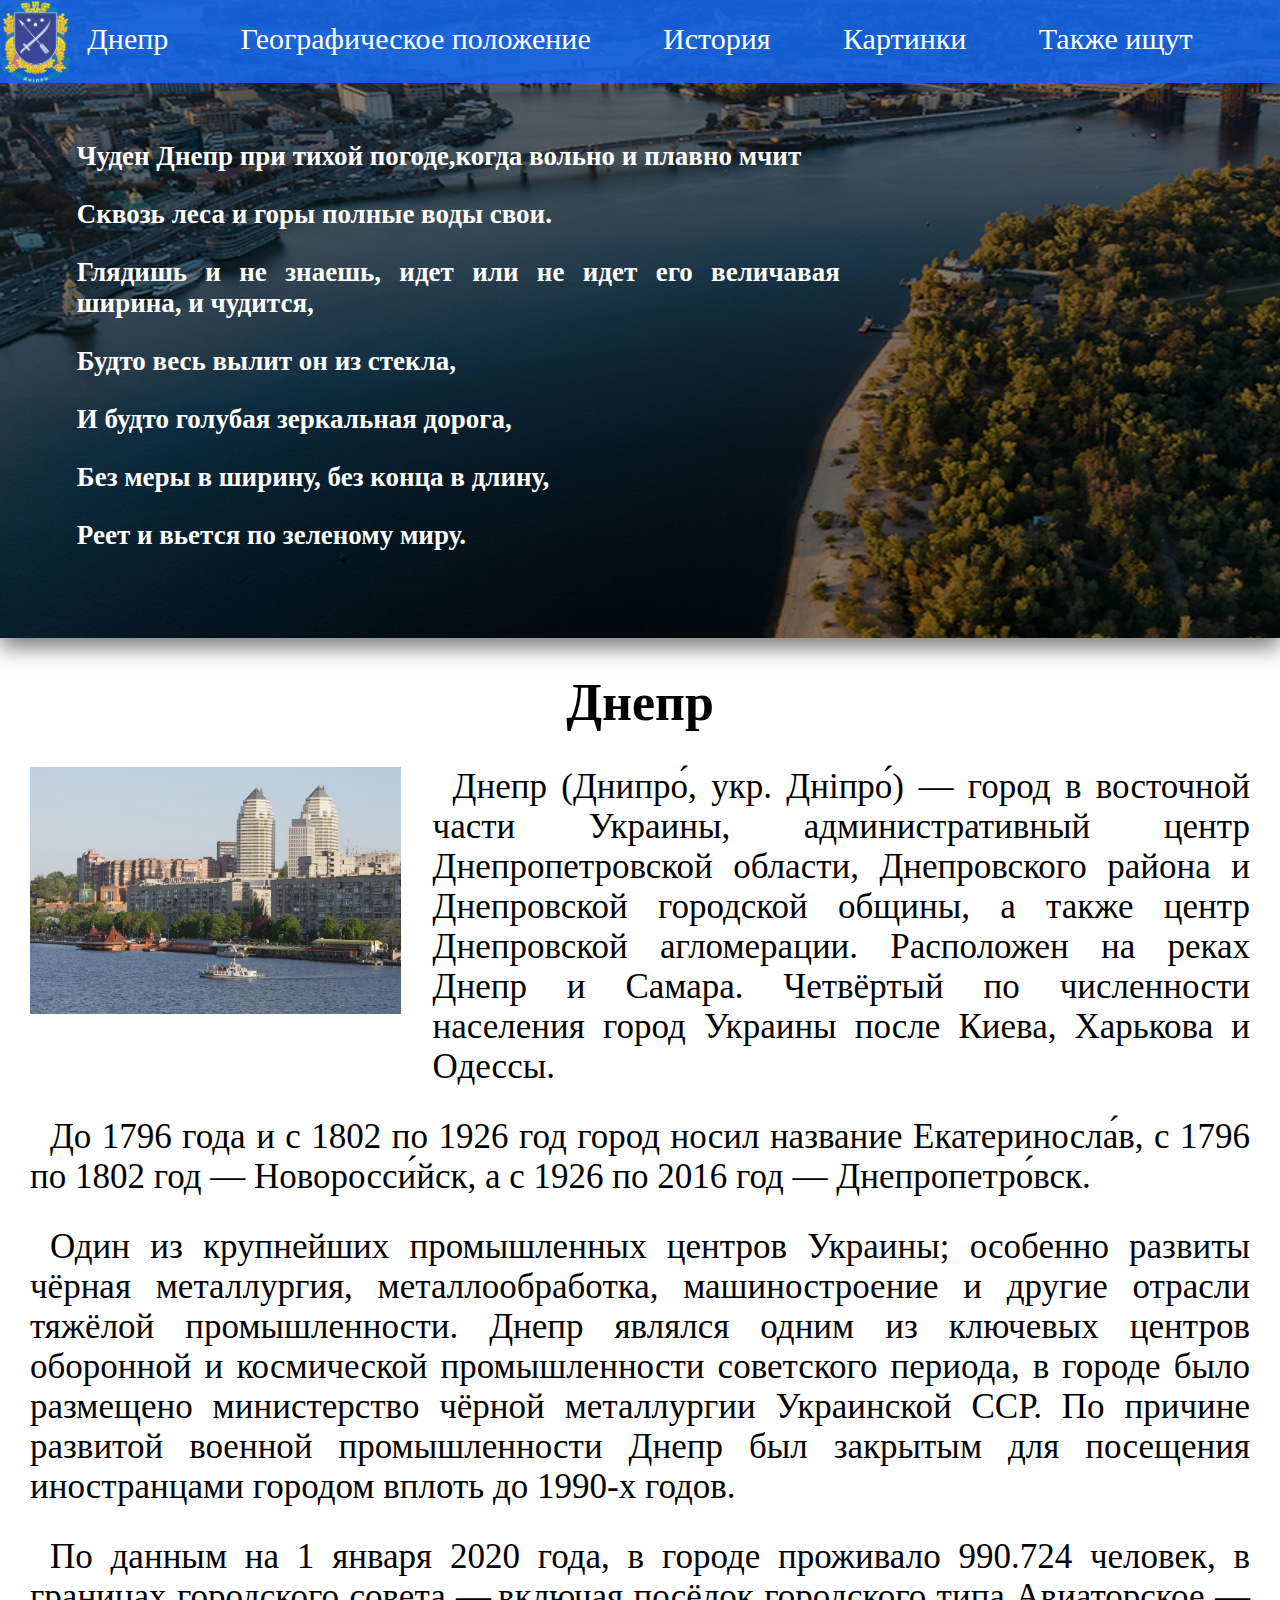
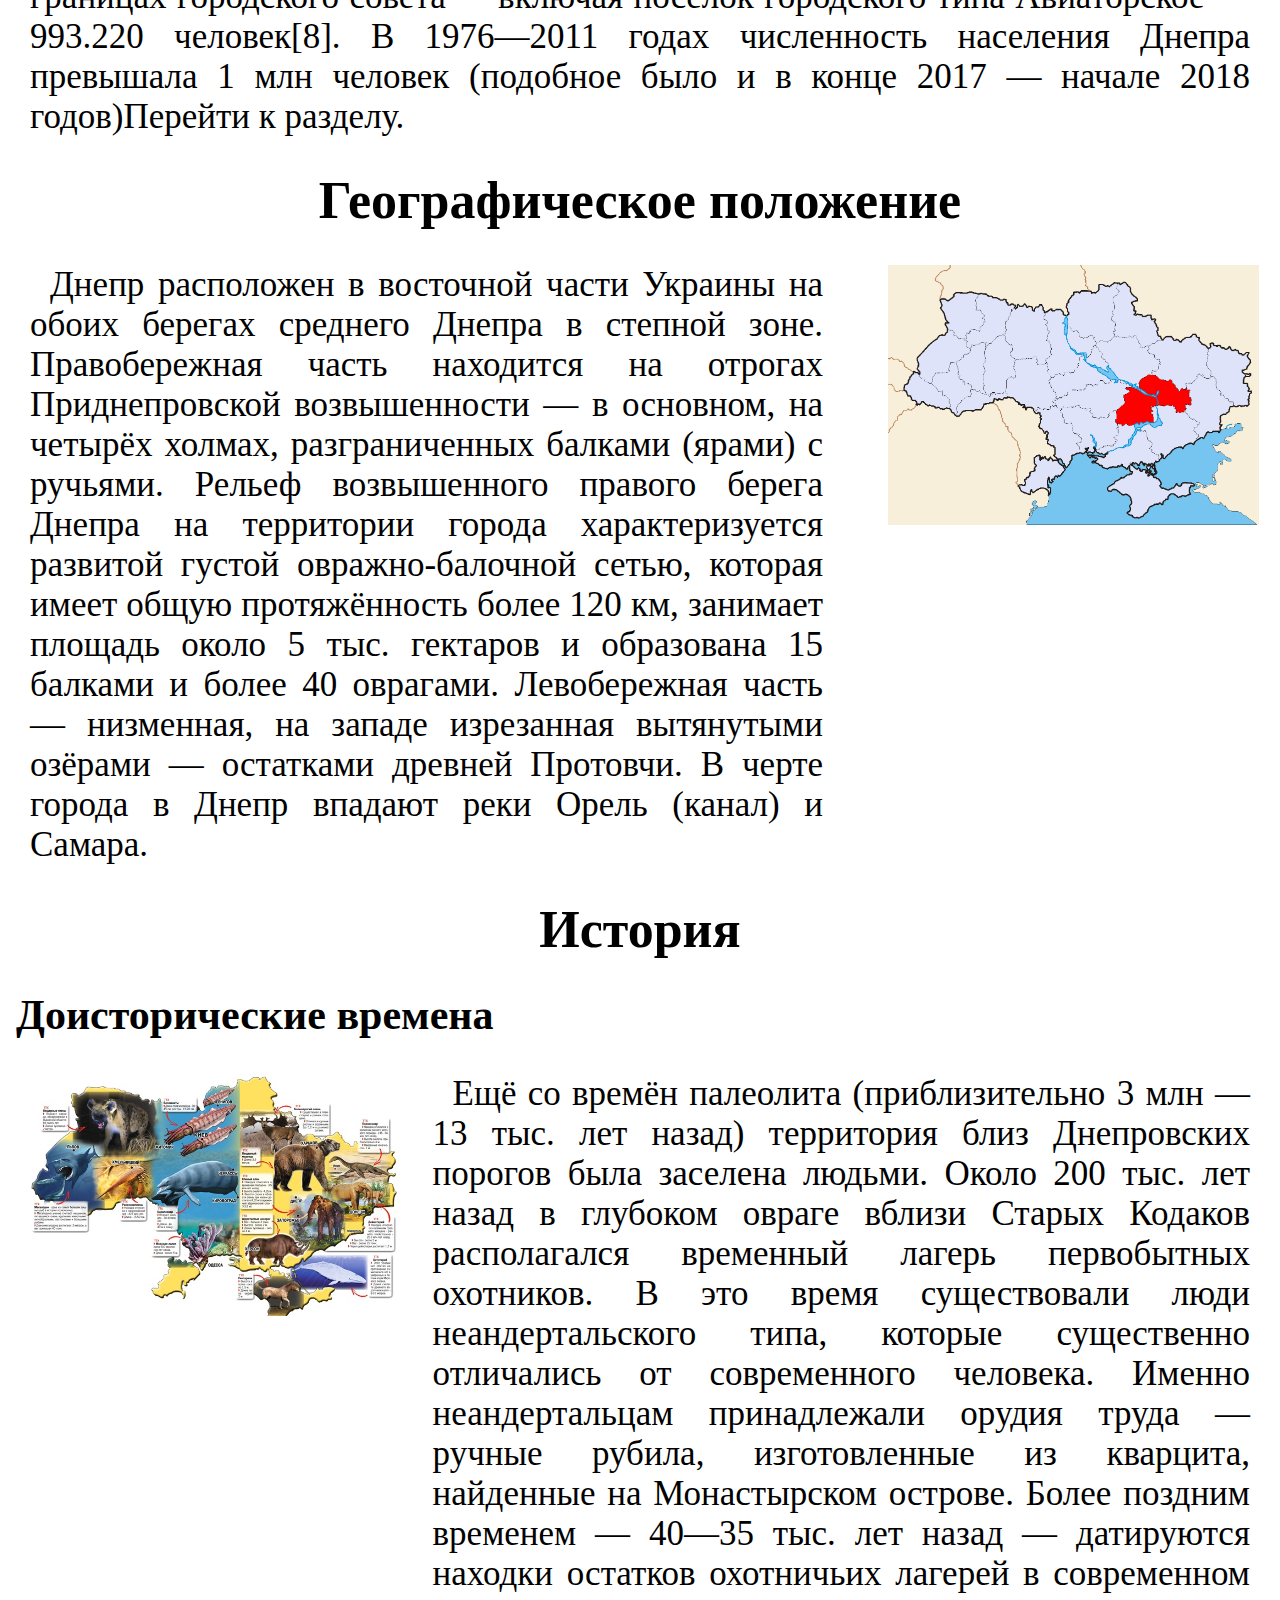
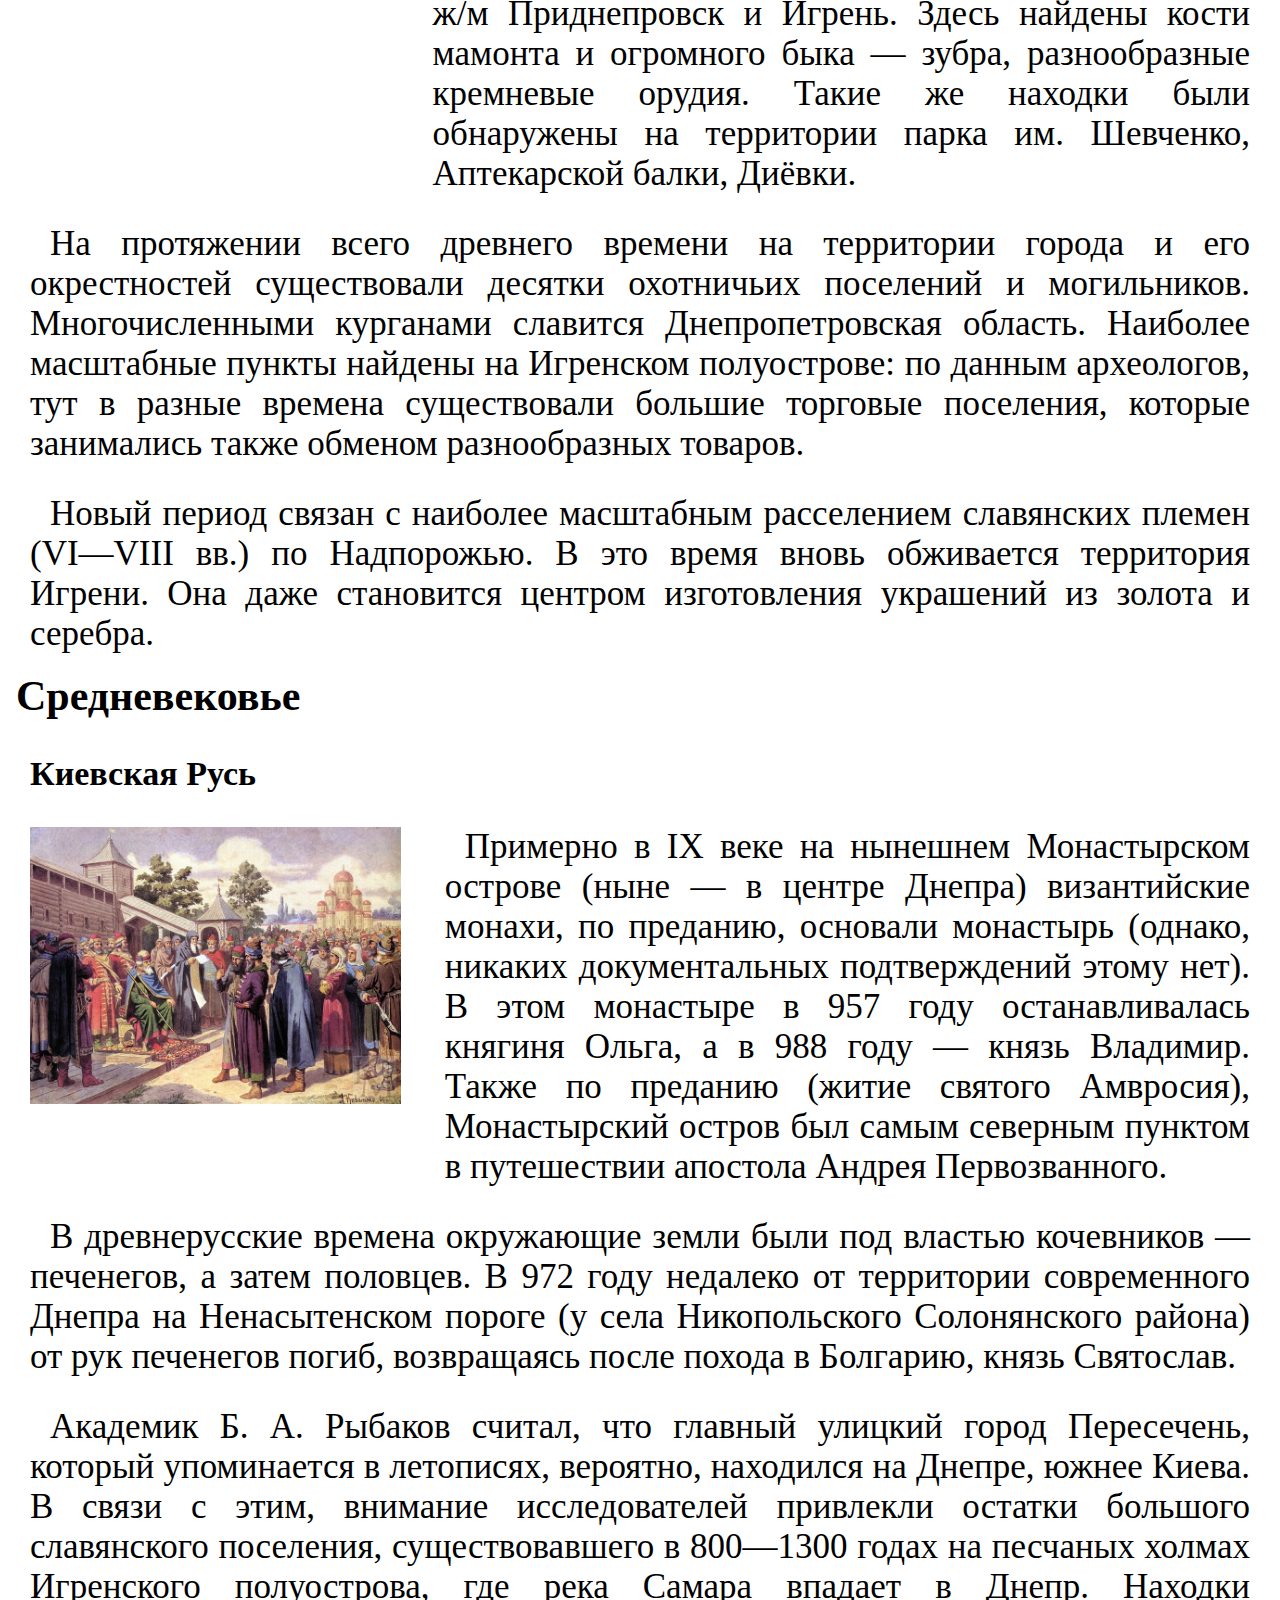
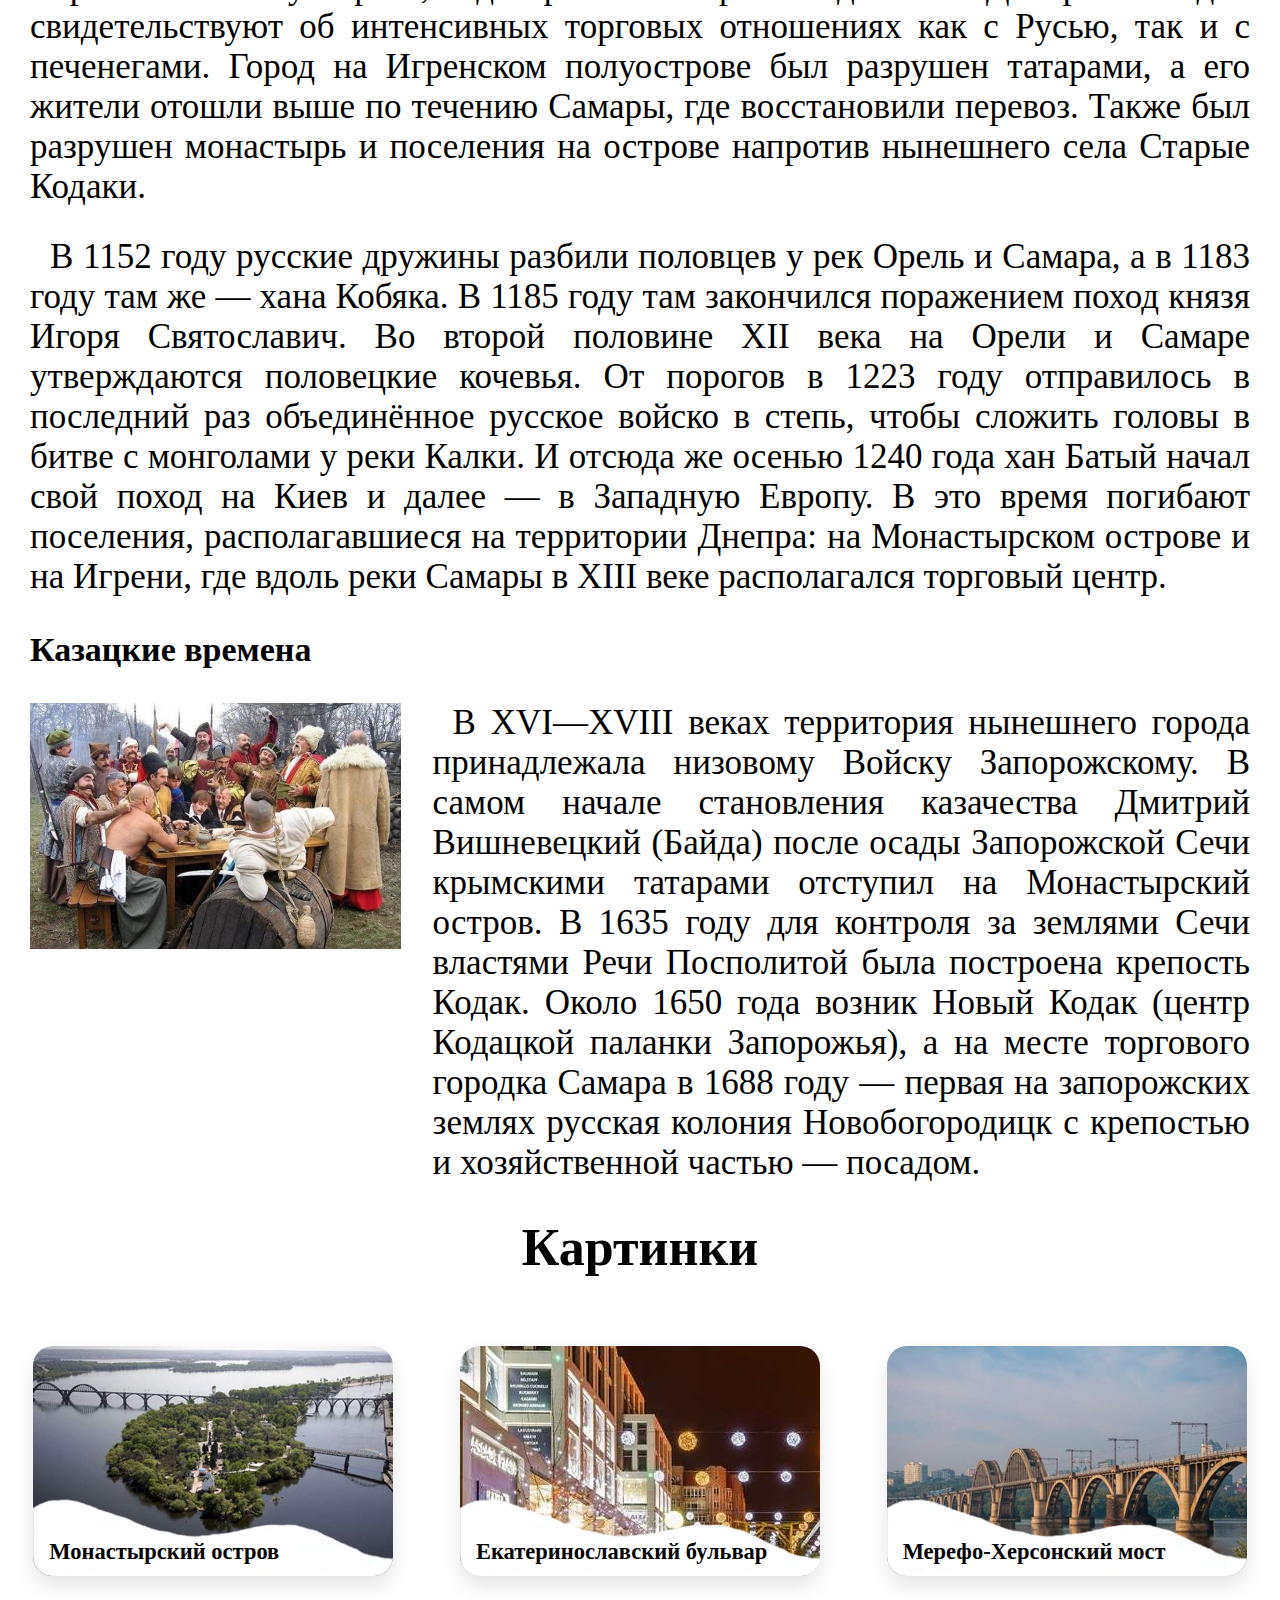
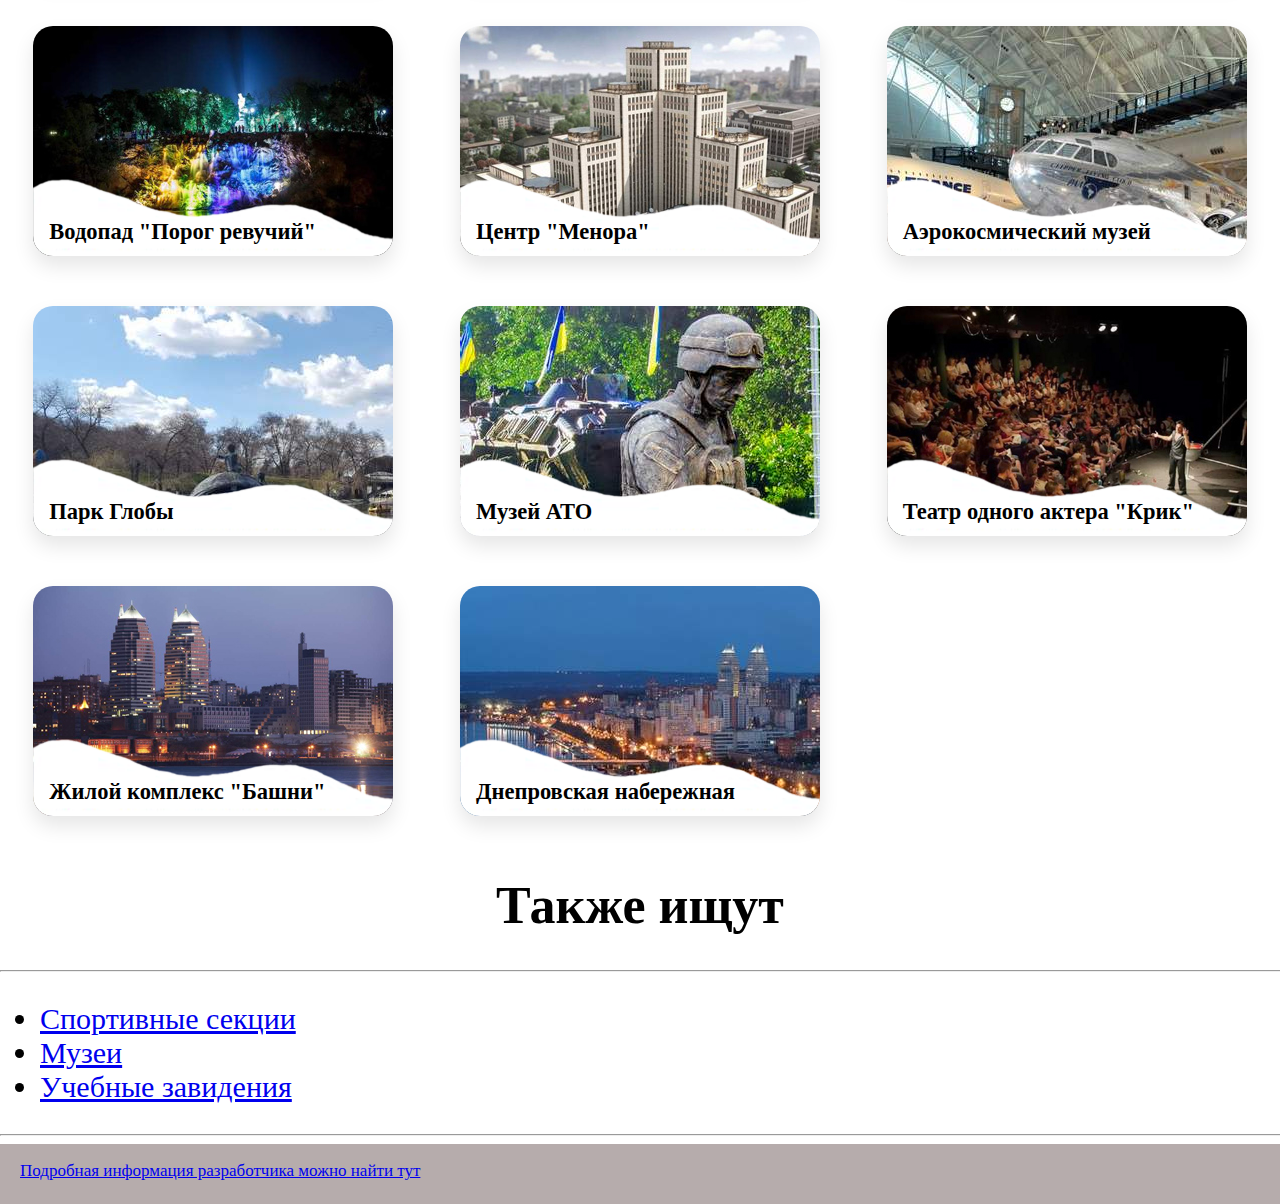
<file: home1.html>
<html lang="en">

<head>
    <meta charset="UTF-8">
    <meta name="viewport"
          content="width=device-width, user-scalable=no, initial-scale=1.0, maximum-scale=1.0, minimum-scale=1.0">
    <meta http-equiv="X-UA-Compatible" content="ie=edge">
    <title>Днепр</title>
    <link rel="stylesheet" href="./style3h.css" type="text/css" />
    <title>Днепр</title>
    <link rel="stylesheet" href="./style3h.css" type="text/css" />
</head>

<body>
    <header>
        <div class="menu">
            <div class="text1">
                <p id='textp'><a href="#dnepr" class="a1">Днепр</a></p>
                <p id='textp1'><a href="#Geografia" class="a1">Географическое положение</a></p>
                <p id='textp'><a href="#histori" class="a1">История</a></p>
                <p id='textp'><a href="#picture" class="a1">Картинки</a></p>
                <p id='textp3'><a href="#tacge" class="a1">Также ищут</a></p>
            </div>
            <img src="./img/Big_Gerb_fin.png" class="img1">
        </div>
        <section>
            <div class="text">
                <p>Чуден Днепр при тихой погоде,когда вольно и плавно мчит</p>
                <p>Сквозь леса и горы полные воды свои.</p>
                <p>Глядишь и не знаешь, идет или не идет его величавая ширина, и чудится,</p>
                <p>Будто весь вылит он из стекла,</p>
                <p>И будто голубая зеркальная дорога,</p>
                <p>Без меры в ширину, без конца в длину,</p>
                <p>Реет и вьется по зеленому миру.</p>
            </div>
        </section>
    </header>
    <main>
        <div name='dnepr'>
            <h1>Днепр</h1>
            <div class="boxx">
                <img src="./img/dnepropetrovsk.jpg" class="img2">
                <div class="p1">Днепр (Днипро́, укр. Дніпро́) — город в восточной части Украины, административный центр Днепропетровской области, Днепровского района и Днепровской городской общины, а также центр Днепровской агломерации. Расположен на реках Днепр и Самара.
                    Четвёртый по численности населения город Украины после Киева, Харькова и Одессы.</div>
                <div>До 1796 года и с 1802 по 1926 год город носил название Екатериносла́в, с 1796 по 1802 год — Новоросси́йск, а с 1926 по 2016 год — Днепропетро́вск.</div>
                <div>Один из крупнейших промышленных центров Украины; особенно развиты чёрная металлургия, металлообработка, машиностроение и другие отрасли тяжёлой промышленности. Днепр являлся одним из ключевых центров оборонной и космической промышленности
                    советского периода, в городе было размещено министерство чёрной металлургии Украинской ССР. По причине развитой военной промышленности Днепр был закрытым для посещения иностранцами городом вплоть до 1990-х годов.</div>
                <div>По данным на 1 января 2020 года, в городе проживало 990.724 человек, в границах городского совета — включая посёлок городского типа Авиаторское — 993.220 человек[8]. В 1976—2011 годах численность населения Днепра превышала 1 млн человек
                    (подобное было и в конце 2017 — начале 2018 годов)Перейти к разделу.</div>
            </div>
        </div>
        <div name='Geografia' class="a2">
            <h1>Географическое положение</h1>
            <div class="boxx">
                <img src="./img/Map_of_Ukraine_political_simple_Oblast_Dnipropetrowsk.png" class="img3">
                <div class="p5">Днепр расположен в восточной части Украины на обоих берегах среднего Днепра в степной зоне. Правобережная часть находится на отрогах Приднепровской возвышенности — в основном, на четырёх холмах, разграниченных балками (ярами) с ручьями.
                    Рельеф возвышенного правого берега Днепра на территории города характеризуется развитой густой овражно-балочной сетью, которая имеет общую протяжённость более 120 км, занимает площадь около 5 тыс. гектаров и образована 15 балками и
                    более 40 оврагами. Левобережная часть — низменная, на западе изрезанная вытянутыми озёрами — остатками древней Протовчи. В черте города в Днепр впадают реки Орель (канал) и Самара.</div>
            </div>
        </div>
        <a name='histori'>
            <h1>История</h1>
            <h2 class="b">Доисторические времена</h2>
            <div class="boxs">
                <img src="./img/24234133 (1).jpg" class="img2b">
                <div class="p6">Ещё со времён палеолита (приблизительно 3 млн — 13 тыс. лет назад) территория близ Днепровских порогов была заселена людьми. Около 200 тыс. лет назад в глубоком овраге вблизи Старых Кодаков располагался временный лагерь первобытных охотников.
                    В это время существовали люди неандертальского типа, которые существенно отличались от современного человека. Именно неандертальцам принадлежали орудия труда — ручные рубила, изготовленные из кварцита, найденные на Монастырском острове.
                    Более поздним временем — 40—35 тыс. лет назад — датируются находки остатков охотничьих лагерей в современном ж/м Приднепровск и Игрень. Здесь найдены кости мамонта и огромного быка — зубра, разнообразные кремневые орудия. Такие же
                    находки были обнаружены на территории парка им. Шевченко, Аптекарской балки, Диёвки.</div>
                <div>На протяжении всего древнего времени на территории города и его окрестностей существовали десятки охотничьих поселений и могильников. Многочисленными курганами славится Днепропетровская область. Наиболее масштабные пункты найдены на Игренском
                    полуострове: по данным археологов, тут в разные времена существовали большие торговые поселения, которые занимались также обменом разнообразных товаров.</div>
                <div>Новый период связан с наиболее масштабным расселением славянских племен (VІ—VІІІ вв.) по Надпорожью. В это время вновь обживается территория Игрени. Она даже становится центром изготовления украшений из золота и серебра.</div>
            </div>

            <h2 class="b1">Средневековье</h2>
            <h3>Киевская Русь</h3>
            <div class="boxn">
                <img src="./img/srednevekovyy_kiev_1.jpg" class="img2">
                <div class="p1">Примерно в IX веке на нынешнем Монастырском острове (ныне — в центре Днепра) византийские монахи, по преданию, основали монастырь (однако, никаких документальных подтверждений этому нет). В этом монастыре в 957 году останавливалась княгиня
                    Ольга, а в 988 году — князь Владимир. Также по преданию (житие святого Амвросия), Монастырский остров был самым северным пунктом в путешествии апостола Андрея Первозванного.</div>
                <div>В древнерусские времена окружающие земли были под властью кочевников — печенегов, а затем половцев. В 972 году недалеко от территории современного Днепра на Ненасытенском пороге (у села Никопольского Солонянского района) от рук печенегов
                    погиб, возвращаясь после похода в Болгарию, князь Святослав.</div>
                <div>Академик Б. А. Рыбаков считал, что главный улицкий город Пересечень, который упоминается в летописях, вероятно, находился на Днепре, южнее Киева. В связи с этим, внимание исследователей привлекли остатки большого славянского поселения,
                    существовавшего в 800—1300 годах на песчаных холмах Игренского полуострова, где река Самара впадает в Днепр. Находки свидетельствуют об интенсивных торговых отношениях как с Русью, так и с печенегами. Город на Игренском полуострове
                    был разрушен татарами, а его жители отошли выше по течению Самары, где восстановили перевоз. Также был разрушен монастырь и поселения на острове напротив нынешнего села Старые Кодаки.</div>
                <div>В 1152 году русские дружины разбили половцев у рек Орель и Самара, а в 1183 году там же — хана Кобяка. В 1185 году там закончился поражением поход князя Игоря Святославич. Во второй половине XII века на Орели и Самаре утверждаются половецкие
                    кочевья. От порогов в 1223 году отправилось в последний раз объединённое русское войско в степь, чтобы сложить головы в битве с монголами у реки Калки. И отсюда же осенью 1240 года хан Батый начал свой поход на Киев и далее — в Западную
                    Европу. В это время погибают поселения, располагавшиеся на территории Днепра: на Монастырском острове и на Игрени, где вдоль реки Самары в XIII веке располагался торговый центр.</div>
            </div>
            <h3>Казацкие времена</h3>
            <div class="boxx">
                <img src="./img/3259a97cda4228c5c8d8b21298673bf8.jpg" class="img2a">
                <div class="p6">В XVI—ХVIII веках территория нынешнего города принадлежала низовому Войску Запорожскому. В самом начале становления казачества Дмитрий Вишневецкий (Байда) после осады Запорожской Сечи крымскими татарами отступил на Монастырский остров.
                    В 1635 году для контроля за землями Сечи властями Речи Посполитой была построена крепость Кодак. Около 1650 года возник Новый Кодак (центр Кодацкой паланки Запорожья), а на месте торгового городка Самара в 1688 году — первая на запорожских
                    землях русская колония Новобогородицк с крепостью и хозяйственной частью — посадом.</div>
            </div>
        </a>
        <div name='picture'>
            <h1>Картинки</h1>
            <section>

                <div class="grid">
                    <div class="box">
                        <div class="images">
                            <br>
                            <h2>Монастырский остров</h2>
                            <p>Самая романтичная и таинственная достопримечательность Днепра – Монастырский остров. Это не просто большой парк или зона отдыха, это необычайная местность, овеянная мифами и легендами, интересная как для взрослых, так и для
                                детей.
                            </p><br><br>
                        </div>
                    </div>
                    <div class="box">
                        <div class="images">
                            <br>
                            <h2>Екатеринославский бульвар</h2>
                            <p>Екатеринославский бульвар в Днепре невозможно обойти стороной. Его открыли в 2004 году, и тогда он стал любимым местом отдыха горожан. Бульвар расположен в самом центре города и является пешеходной зоной. Он переполнен торговыми
                                центрами, кафе, ресторанами, бутиками.</p><br>
                        <br>
                            </div>
                    </div>
                    <div class="box">
                        <div class="images">
                            <br>
                            <h2>Мерефо-Херсонский мост</h2>
                            <p>С набережной открывается вид на один из уникальных памятников архитектуры – Мерефо-Херсонский мост. Его уникальность в том, что это единственный в Европе железнодорожный мост с криволинейной траекторией (то есть с поворотом).
                                Мост называют визитной карточкой Днепра.</p><br>
                        <br>
                            </div>
                    </div>
                    <div class="box">
                        <div class="images">
                            <br>
                            <h2>Водопад "Порог ревучий"</h2>
                            <p>На склонах Монастырского острова в 2013 году искусственно создали уникальную туристическую локацию – водопад "Порог ревучий". Он имеет 17 метров высоты и почти 20 ширины и спадает, переливаясь на солнце, отвесными скалами в
                                Днепр.
                            </p><br><br>
                        </div>
                    </div>
                    <div class="box">
                        <div class="images">
                            <br>
                            <h2>Центр "Менора"</h2>
                            <p>Центр "Менора" в Днепре – крупнейший в мире еврейский комплекс. Он состоит из семи башен, самая высокая из которых достигает 77 метров. Вместе они символизируют Храмовый семисвечник – символ народа израилева.</p><br>
                        <br><br>
                        </div>
                    </div>
                    <div class="box">
                        <div class="images">
                            <br>
                            <h2>Аэрокосмический музей</h2>
                            <p>Днепр уже давно называют космической столицей Украины. Поэтому, будучи в городе, обязательно посетите Национальный аэрокосмический музей (Национальный центр аэрокосмического образования молодежи имени Макарова).</p><br>
                       <br><br>
                        </div>
                    </div>
                    <div class="box">
                        <div class="images">
                            <br>
                            <h2>Парк Глобы</h2>
                            <p>Еще одно место уютного отдыха и прогулок в Днепре – парк имени Лазаря Глобы. Он является одним из старейших в городе, и жители приходят сюда, чтобы отдохнуть от быстрого темпа жизни города.</p><br>
                            <br><br>
                        </div>
                    </div>
                    <div class="box">
                        <div class="images">
                            <br>
                            <h2>Музей АТО</h2>
                            <p>Днепр расположен вблизи Донбасса, где пятый год идет российско-украинская война. Именно его госпитали чаще всего принимают на лечение раненых украинских военных. Днепр стал своеобразным блок-постом между Донбассом и остальными
                                регионами мирной Украины.
                            </p>
                            <br>
                            <br>
                        </div>
                    </div>
                    <div class="box">
                        <div class="images">
                            <br>
                            <h2>Театр одного актера "Крик"</h2>
                            <p>В нем актером и режиссером, сценаристом и гримером, художником и костюмером, музыкальным редактором и сценографом является один человек – заслуженный артист Украины, лауреат многочисленных премий Михаил Мельник.</p><br>
                        <br><br>
                        </div>
                    </div>
                    <div class="box">
                        <div class="images">
                            <br>
                            <h2>Жилой комплекс "Башни"</h2>
                            <p>30-этажные жилые башни-небоскребы в Днепре являются не только знаменитой застройкой, но и настоящей визитной карточкой мегаполиса. Башни-близнецы являются составной частью архитектурного ансамбля Крутогорный.</p><br>
                        <br><br>
                        </div>
                    </div>
                    <div class="box">
                        <div class="images">
                            <br>
                            <h2>Днепровская набережная</h2>
                            <p>Гордость Днепра – набережная одноименной реки. Она является самой длинной в Европе, ведь простирается почти на 30 километров. Набережную смело называют самым красивым местом Днепра.</p><br><br>
                        <br><br>
                        </div>
                    </div>
                </div>
            </section>

            </div>
        </div>
        <div name='tacge'>
            <h1>Также ищут</h1>
            <hr>
            <ul>
                <li><a href="./sport.html">Спортивные секции</a></li>
                <li><a href="./muzey.html">Музеи</a></li>
                <li><a href="./Univer.html">Учебные завидения</a></li>
            </ul>
            <hr>
        </div>
        <a href="./I me.html" class="a3">
            <p class="p9">Подробная информация разработчика можно найти тут</p>
        </a>
    </main>

</body>

</html>
</file>
<file: style3h.css>
html {
    overflow-x: hidden;
    margin: 0;
    padding: 0;
}

body {
    display: block;
    margin: 0;
    padding: 0;
    width: 100%;
    height: 100%;
}

header {
    background: linear-gradient(rgba(0, 0, 0, 0.5), rgba(0, 0, 0, 0.5)), url(./img/shutterstock_730964005.jpg);
    margin-top: 0px;
    width: 100%;
    min-width: 271px;
    box-shadow: 0 10px 20px 0 rgba(0, 0, 0, 0.5);
}

ul {
    font-size: 30px;
}

.text {
    height: 300px;
    margin-left: 6%;
    font-size: 22px;
    font-weight: bold;
    color: rgb(255, 255, 255);
    width: 800px;
    text-align: justify;
}

.text1 {
    height: 20px;
    color: rgb(255, 255, 255);
    display: flex;
    flex-flow: column wrap;
    justify-content: flex-start;
    column-gap: 0px;
    margin-left: 4%;
    margin-right: 4%;
    font-size: 30px;
    margin-top: -6px;
    align-items: center;
}

.menu {
    width: 100%;
    background-color: rgb(19, 103, 238, 0.85);
    top: 0px;
    right: 0px;
    left: 0px;
    overflow: hidden;
}

.img1 {
    width: auto;
    margin-top: -13px;
    cursor: pointer;
}

.img2 {
    margin-top: 0px;
    position: absolute;
    width: 29%;
    height: auto;
    min-width: 75px;
    max-width: 510px;
}

.img2b {
    position: absolute;
    width: 29%;
    height: auto;
    min-width: 79px;
}

.img2a {
    margin-top: 0px;
    position: absolute;
    width: 29%;
    height: auto;
}

.img3 {
    position: absolute;
    height: auto;
    margin-left: 60%;
    width: 29%;
    min-width: 80px;
}

main {
    width: 100%;
    min-width: 271px;
    height: fit-content;
    margin-top: 0px;
}

h1 {
    text-align: center;
}

h2 {
    margin-top: 26px;
    margin-left: 6px;
}

h3 {
    margin-left: 30px;
}

hr {
    width: 100%;
}

.a1 {
    text-decoration: none;
    color: white;
}

.a3 {
    position: absolute;
    width: 100%;
    min-width: 290px;
    height: 60px;
    background-color: rgb(182, 172, 172);
}

#textp {
    position: relative;
    cursor: pointer;
    line-height: 1;
    /*задаём высоту строки*/
    text-decoration: none;
    /*убираем подчёркивание*/
}

#textp:after {
    display: block;
    position: absolute;
    top: 45;
    left: 0;
    /*изменить на right:0;, чтобы изменить направление подчёркивания */
    width: 0;
    /*задаём длинну линии до наведения курсора*/
    height: 2px;
    /*задаём ширину линии*/
    background-color: #e6ff04;
    /*задаём цвет линии*/
    content: "";
    transition: width 0.3s ease-out;
    /*задаём время анимации*/
}

#textp:hover:after,
#textp:focus:after {
    width: 100%;
    /*устанавливаем значение 100% чтобы ссылка подчёркивалась полностью*/
}

#textp1 {
    min-width: 134px;
    position: relative;
    cursor: pointer;
    line-height: 1;
    /*задаём высоту строки*/
    text-decoration: none;
    /*убираем подчёркивание*/
}

#textp1:after {
    display: block;
    position: absolute;
    top: 45;
    left: 0;
    /*изменить на right:0;, чтобы изменить направление подчёркивания */
    width: 0;
    /*задаём длинну линии до наведения курсора*/
    height: 2px;
    /*задаём ширину линии*/
    background-color: #e6ff04;
    /*задаём цвет линии*/
    content: "";
    transition: width 0.3s ease-out;
    /*задаём время анимации*/
}

#textp1:hover:after,
#textp1:focus:after {
    width: 100%;
    /*устанавливаем значение 100% чтобы ссылка подчёркивалась полностью*/
}

#textp3 {
    min-width: 59px;
    position: relative;
    cursor: pointer;
    line-height: 1;
    /*задаём высоту строки*/
    text-decoration: none;
    /*убираем подчёркивание*/
}

#textp3:after {
    display: block;
    position: absolute;
    top: 45;
    left: 0;
    /*изменить на right:0;, чтобы изменить направление подчёркивания */
    width: 0;
    /*задаём длинну линии до наведения курсора*/
    height: 2px;
    /*задаём ширину линии*/
    background-color: #e6ff04;
    /*задаём цвет линии*/
    content: "";
    transition: width 0.3s ease-out;
    /*задаём время анимации*/
}

#textp3:hover:after,
#textp3:focus:after {
    width: 100%;
    /*устанавливаем значение 100% чтобы ссылка подчёркивалась полностью*/
}

.p9 {
    margin-left: 20px;
    margin-right: 20px;
}

.grid {
    display: grid;
    grid-template-columns: repeat(3, 1fr);
    grid-gap: 50px;
    width: 100%;
    margin: 0 auto;
    padding: 25px 0;
    max-width: calc( 360px * 3 + 50px * 3);
    text-align: justify;
}

.grid>.box {
    width: 360px;
    height: 230px;
    overflow-y: hidden;
    border-radius: 20px;
    box-shadow: 0 10px 20px 0 rgba(0, 0, 0, 0.10);
    margin: auto;
}

.box:nth-of-type(1) {
    background-image: url(./img/image.jpg);
}

.box:nth-of-type(2) {
    background-image: url(./img/image\ \(1\).jpg);
}

.box:nth-of-type(3) {
    background-image: url(./img/image\ \(2\).jpg);
}

.box:nth-of-type(4) {
    background-image: url(./img/image\ \(3\).jpg);
}

.box:nth-of-type(5) {
    background-image: url(./img/image\ \(4\).jpg);
}

.box:nth-of-type(6) {
    background-image: url(./img/image\ \(5\).jpg);
}

.box:nth-of-type(7) {
    background-image: url(./img/image\ \(6\).jpg);
}

.box:nth-of-type(8) {
    background-image: url(./img/image\ \(8\).jpg);
}

.box:nth-of-type(9) {
    background-image: url(./img/image\ \(9\).jpg);
}

.box:nth-of-type(10) {
    background-image: url(./img/image\ \(10\).jpg);
}

.box:nth-of-type(11) {
    background-image: url(./img/image\ \(11\).jpg);
}

.images {
    height: fit-content;
    margin-top: 150px;
    background-image: url(./img/22.png);
    transition: all 2s ease;
    padding: 0px 10px;
}

section {
    padding-top: 10px;
}

.b {
    margin-left: 16px;
    margin-top: -3px;
}

.b1 {
    margin-left: 16px;
    margin-top: 18px;
}

.box:hover .images {
    margin-top: 30px;
}

.boxx {
    display: grid;
    font-size: 24px;
    grid-template-columns: 100%;
    column-gap: 0px;
    row-gap: 30px;
    padding: 0px 30px;
    text-indent: 20px;
    text-align: justify;
    min-width: 231px;
}

.boxx .p1,
.p6 {
    margin-left: 38%;
}

.boxn .p1 {
    margin-left: 38%;
}

.boxx .p5 {
    margin-right: 35%;
}

.boxs {
    display: grid;
    padding: 0px 30px;
    font-size: 24px;
    text-align: justify;
    text-indent: 20px;
    row-gap: 30px;
    min-width: 231px;
}

.boxn {
    display: grid;
    padding: 0px 30px;
    font-size: 24px;
    text-align: justify;
    text-indent: 20px;
    row-gap: 30px;
    min-width: 231px;
}

@media (max-width: 1240px) {
    .grid {
        grid-template-columns: repeat(2, 1fr);
        max-width: 100%;
    }
}

@media (max-width: 800px) {
    .grid {
        grid-template-columns: 1fr;
    }
}

@media(min-width: 0px) and (max-width: 271px) {
    .text1 {
        font-size: 8px;
        margin-left: 36px;
        margin-top: 8px;
        column-gap: 3px;
    }
    .img3 {
        margin-left: 160px;
    }
    .boxx,
    .boxs,
    .boxn {
        font-size: 15px;
    }
    #textp:after {
        top: 14;
    }
    #textp1:after {
        top: 14;
    }
    #textp2a:after {
        top: 14;
    }
    #textp2b:after {
        top: 14;
    }
    #textp3:after {
        top: 14;
    }
    .menu {
        height: 39px;
    }
    .images {
        font-size: 11px;
        margin-top: 136px;
    }
    .img1 {
        height: 38px;
        margin-left: 4px;
        margin-top: -27px;
    }
    header {
        height: 333px;
    }
    .text {
        margin-top: 52px;
        height: 193px;
        margin-right: 12px;
        font-size: 10px;
        width: auto;
    }
    .a3 {
        font-size: 11px;
    }
    h1 {
        font-size: 23px;
    }
    .a1 {
        margin-right: 4%;
    }
    ul {
        font-size: 18px;
    }
    .p9 {
        margin-top: 19px;
    }
    .grid>.box {
        width: 267px;
        height: 207px;
    }
    #textp3 {
        min-width: 43px;
    }
    #textp1 {
        min-width: 98px;
    }
}

@media(min-width: 271px) and (max-width: 354px) {
    .text1 {
        font-size: 8px;
        margin-left: 36px;
        margin-top: 8px;
        column-gap: 3px;
    }
    .boxx,
    .boxs,
    .boxn {
        font-size: 15px;
    }
    #textp:after {
        top: 14;
    }
    #textp1:after {
        top: 14;
    }
    #textp2a:after {
        top: 14;
    }
    #textp2b:after {
        top: 14;
    }
    #textp3:after {
        top: 14;
    }
    .menu {
        height: 39px;
    }
    .images {
        font-size: 11px;
        margin-top: 136px;
    }
    .img1 {
        height: 38px;
        margin-left: 4px;
        margin-top: -27px;
    }
    header {
        height: 333px;
    }
    .text {
        margin-top: 52px;
        height: 193px;
        margin-right: 12px;
        font-size: 10px;
        width: auto;
    }
    .a3 {
        font-size: 11px;
    }
    h1 {
        font-size: 23px;
    }
    .a1 {
        margin-right: 4%;
    }
    ul {
        font-size: 18px;
    }
    .p9 {
        margin-top: 19px;
    }
    .grid>.box {
        width: 267px;
        height: 207px;
    }
    #textp3 {
        min-width: 43px;
    }
    #textp1 {
        min-width: 98px;
    }
}

@media(min-width: 355px) and (max-width: 427px) {
    .text1 {
        font-size: 11px;
        margin-left: 36px;
        margin-top: 6px;
        column-gap: 3px;
    }
    .boxx,
    .boxs,
    .boxn {
        font-size: 19px;
    }
    #textp:after {
        top: 14;
    }
    #textp1:after {
        top: 14;
    }
    #textp2a:after {
        top: 14;
    }
    #textp2b:after {
        top: 14;
    }
    #textp3:after {
        top: 14;
    }
    .menu {
        height: 39px;
    }
    .images {
        font-size: 13.5px;
        margin-top: 136px;
    }
    .img1 {
        height: 38px;
        margin-left: 4px;
        margin-top: -25px;
    }
    header {
        height: 333px;
    }
    .text {
        margin-top: 37px;
        height: 193px;
        margin-right: 12px;
        font-size: 12px;
        width: auto;
    }
    .a3 {
        font-size: 11px;
    }
    h1 {
        font-size: 23px;
    }
    .a1 {
        margin-right: 4%;
    }
    ul {
        font-size: 18px;
    }
    .p9 {
        margin-top: 19px;
    }
    .grid>.box {
        width: 340px;
        height: 210px;
    }
}

@media (min-width:428px) and (max-width: 575px) {
    .text1 {
        font-size: 11px;
        margin-left: 36px;
        margin-top: 6px;
    }
    .img3 {
        margin-left: 59%;
    }
    .boxx,
    .boxs,
    .boxn {
        font-size: 19px;
    }
    #textp:after {
        top: 14;
    }
    #textp1:after {
        top: 14;
    }
    #textp2a:after {
        top: 14;
    }
    #textp2b:after {
        top: 14;
    }
    #textp3:after {
        top: 14;
    }
    .menu {
        height: 39px;
        min-width: 428px;
    }
    main {
        margin-top: 0px;
        min-width: 349px;
    }
    .images {
        font-size: 15px;
    }
    .img1 {
        height: 38px;
        margin-left: 4px;
        margin-top: -25px;
    }
    header {
        height: 333px;
    }
    .text {
        margin-top: 63px;
        height: 193px;
        margin-right: 12px;
        font-size: 12px;
        width: auto;
    }
    h1 {
        font-size: 27px;
    }
    .a1 {
        margin-right: 4%;
    }
}

@media (min-width: 576px) and (max-width: 767px) {
    .text1 {
        font-size: 14px;
        margin-left: 41px;
        margin-top: 2px;
    }
    .img3 {
        margin-left: 61%;
    }
    .boxx,
    .boxs,
    .boxn {
        font-size: 19px;
    }
    #textp:after {
        top: 17;
    }
    #textp1:after {
        top: 17;
    }
    #textp2a:after {
        top: 17;
    }
    #textp2b:after {
        top: 17;
    }
    #textp3:after {
        top: 17;
    }
    .menu {
        height: 45px;
    }
    .images {
        font-size: 15px;
    }
    .img1 {
        height: 44px;
        margin-left: 4px;
        margin-top: -21px;
    }
    header {
        height: 356px;
    }
    .text {
        margin-top: 48px;
        height: 229px;
        margin-right: 12px;
        font-size: 16px;
        width: auto;
    }
    h1 {
        font-size: 27px;
    }
    #textp3 {
        min-width: 75px;
    }
    #textp1 {
        min-width: 164px;
    }
    .boxn .p1 {
        margin-left: 34%;
    }
}

@media (min-width: 768px) and (max-width: 991px) {
    .text1 {
        font-size: 20px;
        margin-left: 50px;
        margin-top: -2px;
    }
    #textp:after {
        top: 20;
    }
    #textp1:after {
        top: 20;
    }
    #textp2a:after {
        top: 20;
    }
    #textp2b:after {
        top: 20;
    }
    #textp3:after {
        top: 20;
    }
    .menu {
        height: 55px;
    }
    .images {
        font-size: 15px;
    }
    .img1 {
        height: 54px;
        margin-top: -17px;
    }
    header {
        height: 488px;
    }
    .text {
        margin-top: 57px;
        height: 353px;
        font-size: 21px;
        width: 574px;
    }
    h1 {
        font-size: 27px;
    }
    .img3 {
        margin-left: 64%;
    }
    .boxn .p1 {
        margin-left: 34%;
    }
}

@media (min-width: 992px) and (max-width: 1199px) {
    .text1 {
        font-size: 26px;
        margin-left: 64px;
    }
    .img2 {
        min-width: 21%;
    }
    .img3 {
        margin-left: 65%;
    }
    .boxx,
    .boxs,
    .boxn {
        font-size: 30px;
    }
    #textp:after {
        top: 30;
    }
    #textp1:after {
        top: 30;
    }
    #textp2a:after {
        top: 30;
    }
    #textp2b:after {
        top: 30;
    }
    #textp3:after {
        top: 30;
    }
    .menu {
        height: 72px;
    }
    .images {
        font-size: 15px;
    }
    .img1 {
        height: 70px;
    }
    header {
        height: 580px;
    }
    .text {
        margin-top: 43px;
        height: 353px;
        font-size: 26px;
        width: 705px;
    }
    h1 {
        font-size: 47px;
    }
    .b,
    .b1 {
        font-size: 38px;
    }
    h3 {
        font-size: 30px;
    }
    .boxn .p1 {
        margin-left: 34%;
    }
}

@media (min-width: 1200px) and (max-width: 1370px) {
    .boxx,
    .boxs,
    .boxn {
        font-size: 35px;
    }
    #textp:after {
        top: 40;
    }
    #textp1:after {
        top: 40;
    }
    #textp2a:after {
        top: 40;
    }
    #textp2b:after {
        top: 40;
    }
    #textp3:after {
        top: 40;
    }
    .menu {
        height: 83px;
    }
    .images {
        font-size: 15px;
    }
    .img1 {
        height: 82px;
    }
    header {
        height: 638px;
    }
    .text {
        margin-top: 48px;
        font-size: 27px;
        width: 763px;
    }
    .p9 {
        font-size: 17px;
    }
    h1 {
        font-size: 52px;
    }
    .b,
    .b1 {
        font-size: 42px;
    }
    h3 {
        font-size: 34px;
    }
    .boxx .p1,
    .p6 {
        margin-left: 33%;
    }
    .img3 {
        margin-left: 67%;
    }
    .boxn .p1 {
        margin-left: 34%;
    }
}

@media (min-width: 1371px) and (max-width: 1527px) {
    .boxx,
    .boxs,
    .boxn {
        font-size: 38px;
    }
    #textp:after {
        top: 40;
    }
    #textp1:after {
        top: 40;
    }
    #textp2a:after {
        top: 40;
    }
    #textp2b:after {
        top: 40;
    }
    #textp3:after {
        top: 40;
    }
    .menu {
        height: 83px;
    }
    .images {
        font-size: 15px;
    }
    .img1 {
        height: 82px;
    }
    header {
        height: 638px;
    }
    .text {
        margin-top: 48px;
        font-size: 27px;
        width: 763px;
    }
    .p9 {
        font-size: 25px;
    }
    h1 {
        font-size: 52px;
    }
    .b,
    .b1 {
        font-size: 42px;
    }
    h3 {
        font-size: 34px;
    }
    .boxx .p1,
    .p6 {
        margin-left: 33%;
    }
    .img3 {
        margin-left: 66%;
    }
    .a3 {
        height: 80px;
    }
    ul {
        font-size: 40px;
    }
    .boxn .p1 {
        margin-left: 34%;
    }
}

@media (min-width: 1528px) and (max-width: 1920px) {
    .boxx,
    .boxs,
    .boxn {
        font-size: 45px;
    }
    #textp:after {
        top: 40;
    }
    #textp1:after {
        top: 40;
    }
    #textp2a:after {
        top: 40;
    }
    #textp2b:after {
        top: 40;
    }
    #textp3:after {
        top: 40;
    }
    .menu {
        height: 83px;
    }
    .images {
        font-size: 15px;
    }
    .img1 {
        height: 82px;
    }
    header {
        height: 638px;
    }
    .text {
        margin-top: 48px;
        font-size: 27px;
        width: 763px;
    }
    .p9 {
        font-size: 25px;
    }
    h1 {
        font-size: 52px;
    }
    .b,
    .b1 {
        font-size: 42px;
    }
    h3 {
        font-size: 34px;
    }
    .boxx .p1 {
        margin-left: 31%;
    }
    .boxx .p6 {
        margin-left: 33%;
    }
    .boxs .p6 {
        margin-left: 32%;
    }
    .img3 {
        margin-left: 66%;
    }
    .a3 {
        height: 80px;
    }
    ul {
        font-size: 40px;
    }
    .boxn .p1 {
        margin-left: 31%;
    }
}
</file>
